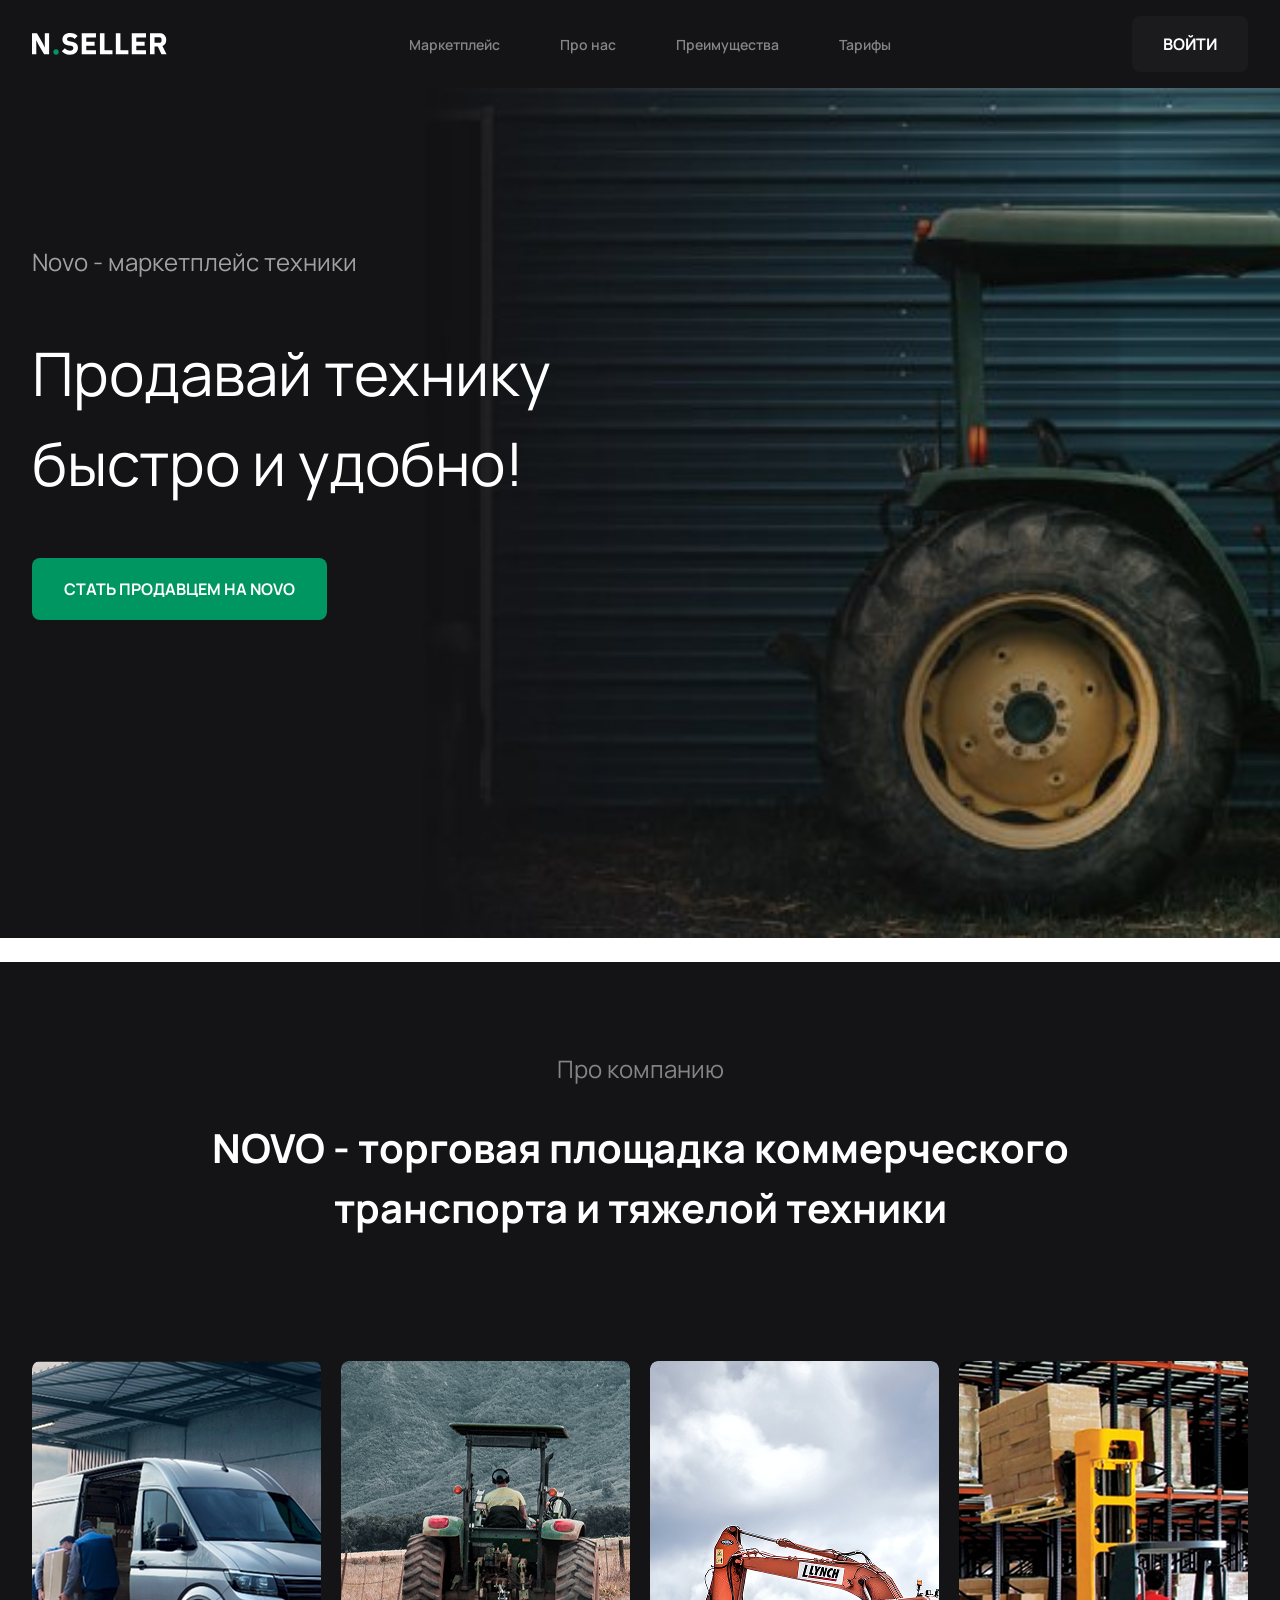
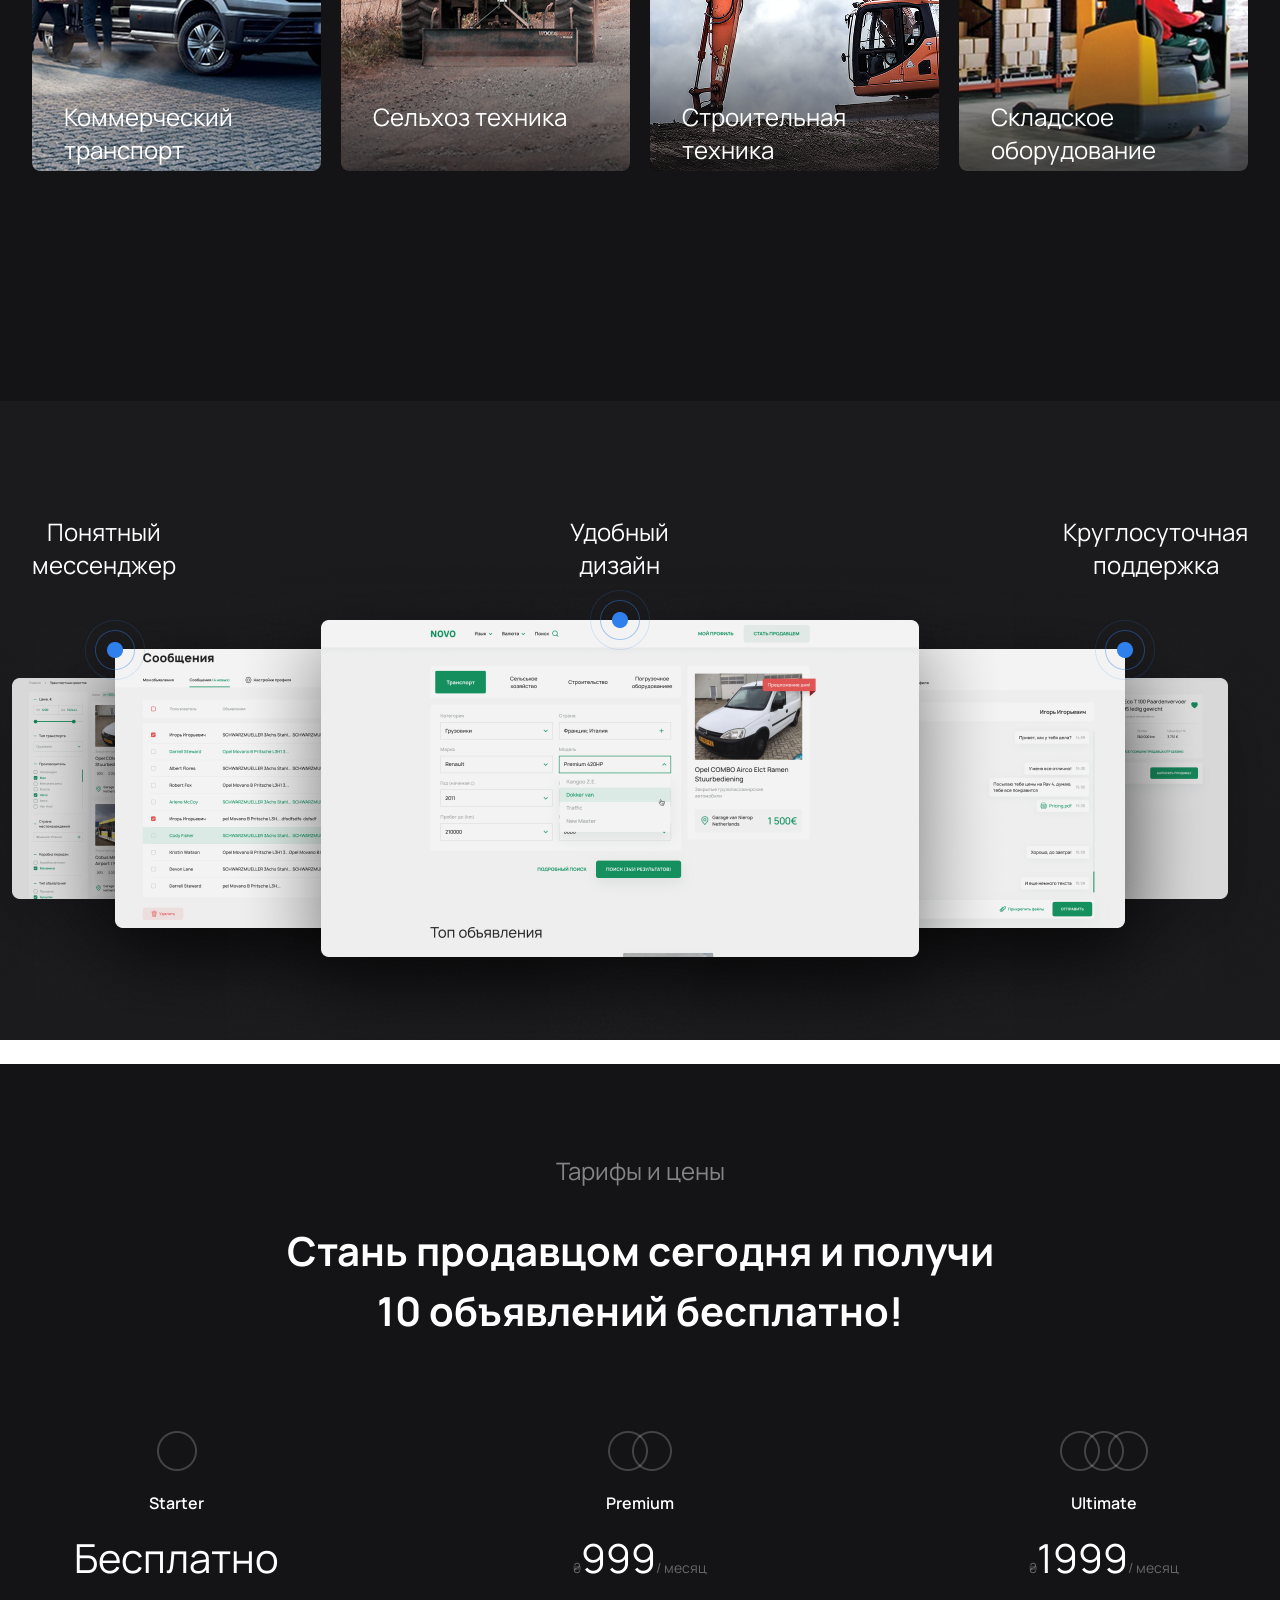
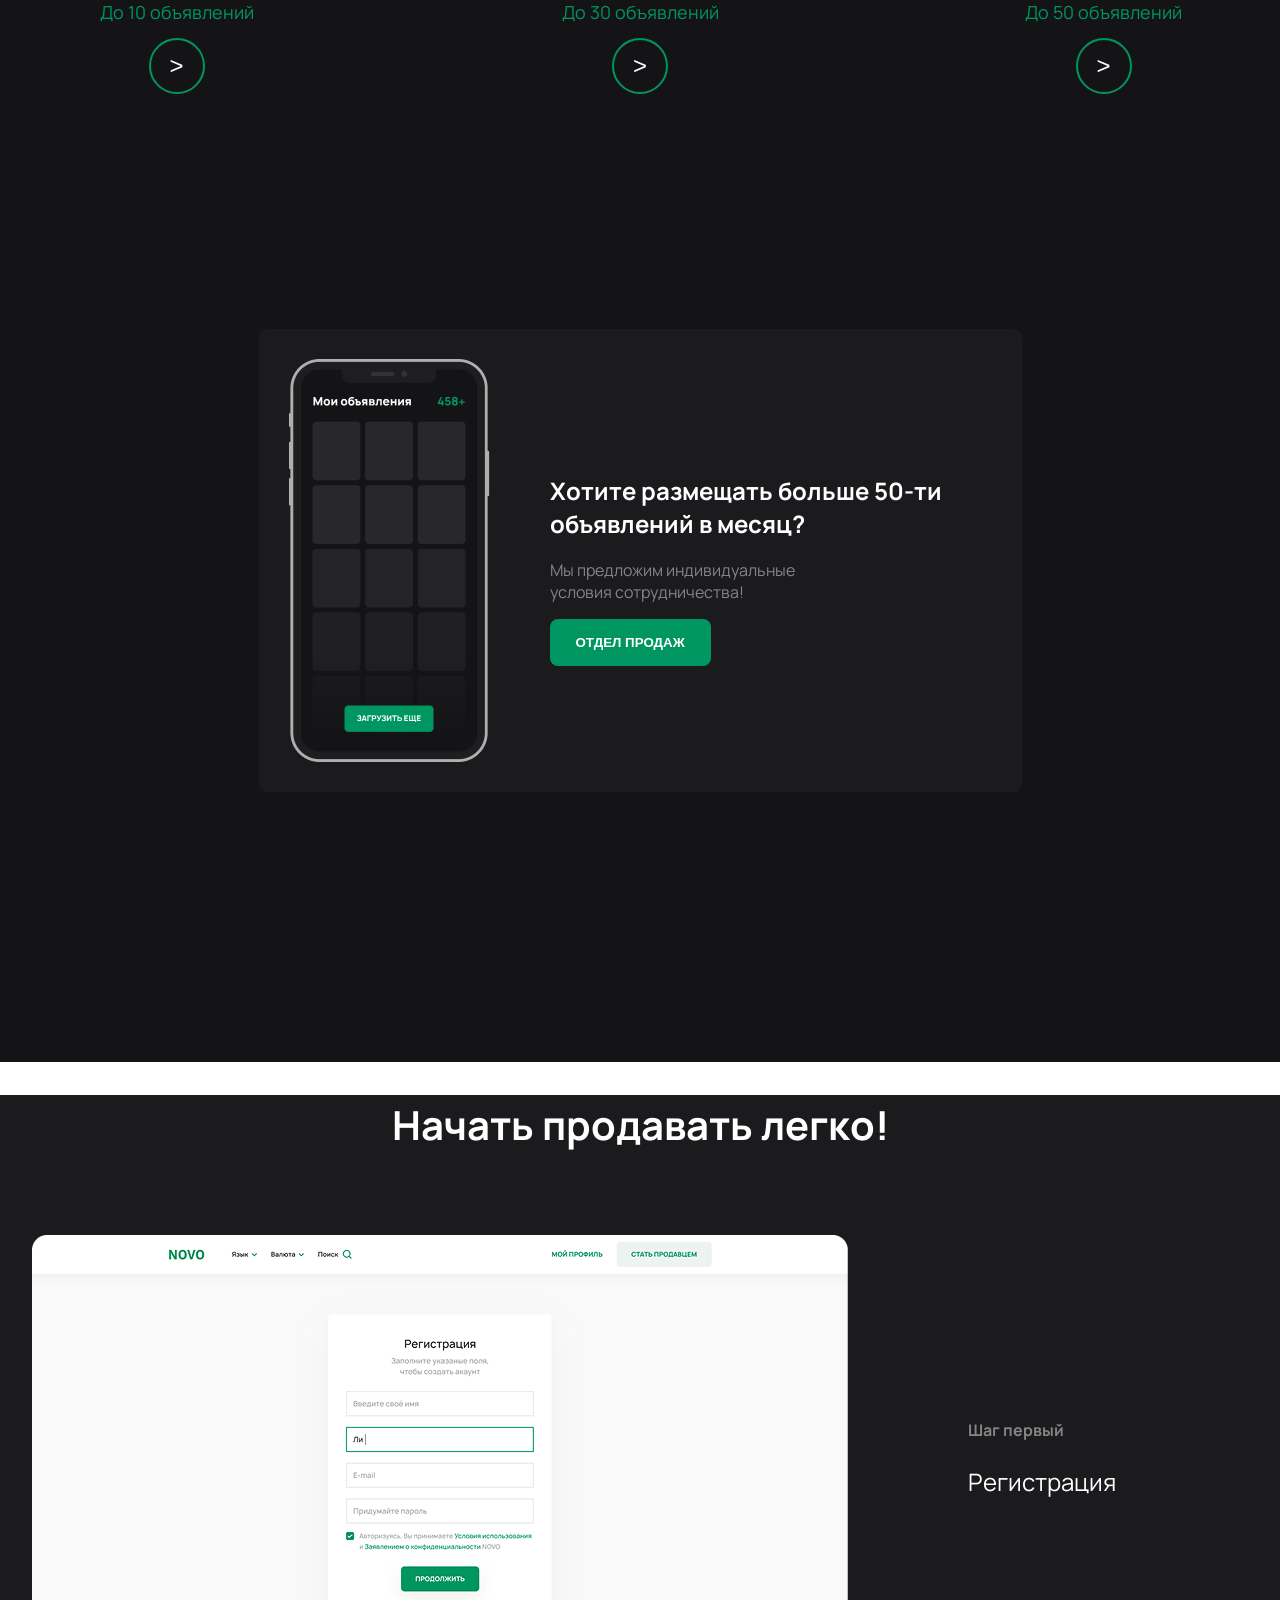
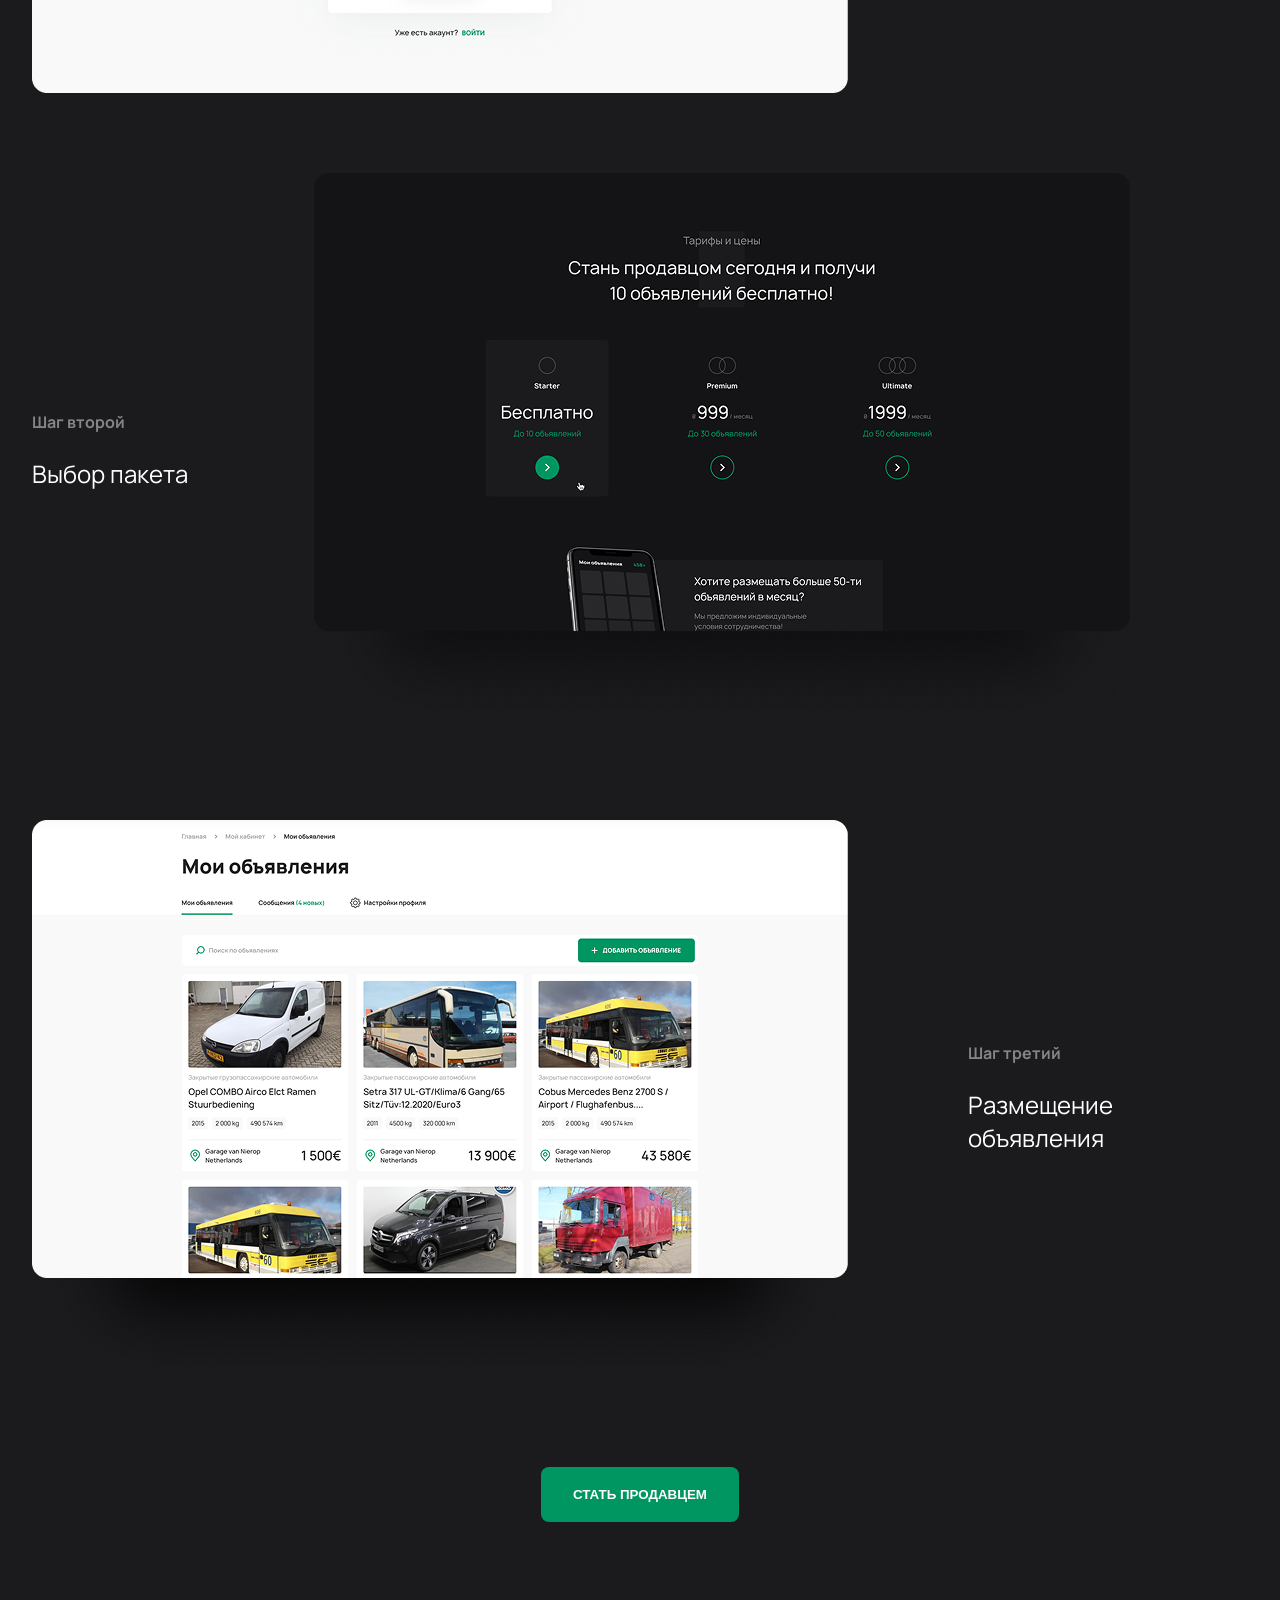
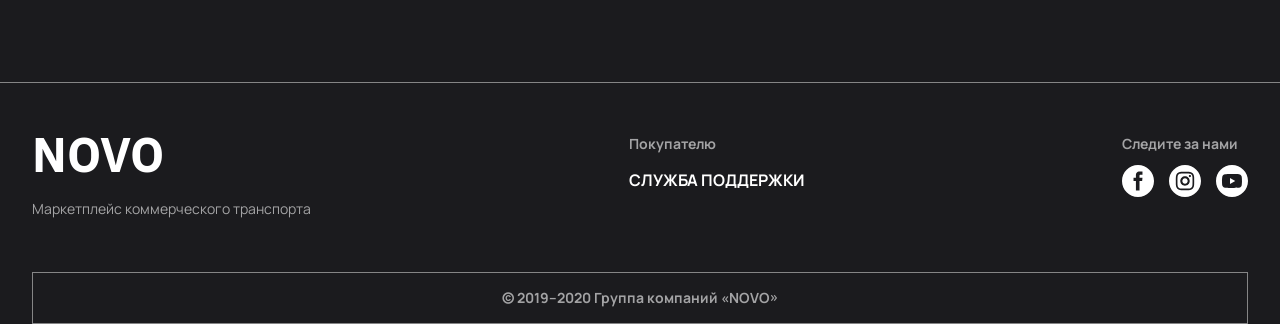
<file: index.html>
<!DOCTYPE html>
<html lang="ru">
<head>
    <meta charset="UTF-8">
    <meta name="viewport" content="width=device-width, initial-scale=1.0">
    <link href="https://fonts.googleapis.com/css2?family=IBM+Plex+Sans:wght@400;700&family=Manrope:wght@400;600;700;800&display=swap" rel="stylesheet">
    <link rel="stylesheet" href="/css/style.css">
    <title>Главная страница</title>
</head>
<body>
    <div class="cherniy-verh">
        <div class="ogranichitel">
            <header class="shapka">
                <img src="/img/logo-seller.svg" class="logo-img" alt="logo">
                <nav class="menu">
                    <a href="#easy-sale" class="link-menu">Маркетплейс</a>
                    <a href="#about" class="link-menu">Про нас</a>
                    <a href="#facts" class="link-menu">Преимущества</a>
                    <a href="#costs" class="link-menu">Тарифы</a>
                </nav>
                <a href="/log-in.html" class="vhod-btn" style="text-decoration: none; display: inline-flex; align-items: center; justify-content: center;">Войти</a>
            </header>
        </div>
    </div>

    <section class="perviy-ekran">
        <div class="ogranichitel">
            <div class="promo-text">
                <span class="podpis">Novo - маркетплейс техники</span>
                <h2 class="zag-glavniy">Продавай технику<br> быстро и удобно! </h2>
                <a href="/registration.html" class="zelenaya-knopka" style="text-decoration: none; display: inline-flex; align-items: center; justify-content: center;">стать продавцем на Novo</a>
            </div>
        </div>
    </section>

    <section class="o-nas" id="about">
        <div class="ogranichitel">
            <p class="malenkiy-zag">Про компанию</p>
            <h2 class="sredniy-zag">NOVO - торговая площадка коммерческого<br> транспорта и тяжелой техники</h2>
            <div class="karty-box">
                <div class="karta-1">
                    <p class="karta-txt">Коммерческий транспорт</p>
                </div>
                <div class="karta-2">
                    <p class="karta-txt">Сельхоз техника</p>
                </div>
                <div class="karta-3">
                    <p class="karta-txt">Строительная техника</p>
                </div>
                <div class="karta-4">
                    <p class="karta-txt">Складское оборудование</p>
                </div>
            </div>
        </div>
    </section>

    <section class="interesnoe" id="facts">
        <div class="ogranichitel">
            <h2 style="display:none">Наши преимущества</h2>
            <div class="spisok-faktov">
                <p class="fakt-item">Понятный<br> мессенджер</p>
                <p class="fakt-item">Удобный<br> дизайн</p>
                <p class="fakt-item">Круглосуточная<br> поддержка</p>
            </div>
            <img src="/img/facts-img.png" class="kartinka-fakt" alt="Преимущества платформы">
        </div>
    </section>

    <section class="tarifi" id="costs">
        <div class="ogranichitel">
            <p class="malenkiy-zag">Тарифы и цены</p>
            <h2 class="sredniy-zag">Стань продавцом сегодня и получи<br> 10 объявлений бесплатно!</h2>
            <div class="setka-tarifov">
                <div class="tarif-card">
                    <div class="vnutri-card">
                        <img src="/img/circles-1.png" alt="Тариф Starter">
                        <p class="name-tarif">Starter</p>
                        <span class="cena">Бесплатно</span>
                        <h2 class="opis-tarif">До 10 объявлений</h2>
                        <button class="kruglaya-knopka"><span>&gt;</span></button>
                    </div>
                </div>
                <div class="tarif-card">
                    <div class="vnutri-card">
                        <img src="/img/circles-2.png" alt="Тариф Premium">
                        <p class="name-tarif">Premium</p>
                        <span class="valuta">₴</span><span class="cena">999</span><span class="valuta">/ месяц</span>
                        <h2 class="opis-tarif">До 30 объявлений</h2>
                        <button class="kruglaya-knopka"><span>&gt;</span></button>
                    </div>
                </div>
                <div class="tarif-card">
                    <div class="vnutri-card">
                        <img src="/img/circles-3.png" alt="Тариф Ultimate">
                        <p class="name-tarif">Ultimate</p>
                        <span class="valuta">₴</span><span class="cena">1999</span><span class="valuta">/ месяц</span>
                        <h2 class="opis-tarif">До 50 объявлений</h2>
                        <button class="kruglaya-knopka"><span>&gt;</span></button>
                    </div>
                </div>
            </div>

            <div class="nuzhna-pomosh">
                <div class="zvonok-block">
                    <img src="/img/phone.png" class="trubka" alt="Связаться с нами">
                    <div class="tekst-zvonka">
                        <h2 class="vopros">Хотите размещать больше 50-ти<br> объявлений в месяц? </h2>
                        <p class="otvet">Мы предложим индивидуальные<br> условия сотрудничества!</p>
                        <button class="knopka-otdel">
                            <span>отдел продаж</span>
                        </button>
                    </div>
                </div>
            </div>

            <div class="modal-fon hidden">
                <div class="okno-modal">
                    <img src="/img/close-btn.svg" class="krestik" alt="закрыть">
                    <h2 class="zag-modal">Мы свяжемся с вами<br> в ближайшее время</h2>
                    <p class="tekst-modal">Впишите свои данные и мы перезвоним вам</p>
                    <div class="polya-vvoda">
                        <input type="text" class="input-style" placeholder="Ваше имя"><br>
                        <input type="email" class="input-style" placeholder="E-mail адрес">
                        <input type="tel" class="input-style" placeholder="Номер телефона">
                    </div>
                    <a href="/index.html" class="otpravit-btn" style="text-decoration: none; display: inline-flex; align-items: center; justify-content: center;">Перезвоните мне!</a>
                </div>
            </div>
        </div>
    </section>

    <section class="shagi-prodazh" id="easy-sale">
        <div class="ogranichitel">
            <h2 class="sredniy-zag">Начать продавать легко!</h2>
            <div class="shag-blok-1">
                <img src="/img/easy-sale-img-1.png" class="shag-img" alt="Регистрация">
                <div class="shag-tekst">
                    <h2 class="shag-nomer">Шаг первый</h2>
                    <p class="shag-nazv">Регистрация</p>
                </div>
            </div>
            <div class="shag-blok-2">
                <div class="shag-tekst">
                    <h2 class="shag-nomer">Шаг второй</h2>
                    <p class="shag-nazv">Выбор пакета</p>
                </div>
                <img src="/img/easy-sale-img-2.png" class="shag-img" alt="Выбор пакета">
            </div>
            <div class="shag-blok-3">
                <img src="/img/easy-sale-img-3.png" class="shag-img" alt="Размещение объявления">
                <div class="shag-tekst">
                    <h2 class="shag-nomer">Шаг третий</h2>
                    <p class="shag-nazv">Размещение объявления</p>
                </div>
            </div>
            <div class="niz-knopka-box">
                <button class="zelenaya-knopka big">
                    <span>стать продавцем</span>
                </button>
            </div>
        </div>
    </section>

    <footer class="podval">
        <div class="liniya"></div>
        <div class="ogranichitel">
            <div class="f-kontent">
                <div class="f-info">
                    <h2 class="f-logo">NOVO</h2>
                    <p class="f-p">Маркетплейс коммерческого транспорта</p>
                </div>
                <div class="f-info">
                    <h2 class="f-zag">Покупателю</h2>
                    <p class="f-link">Служба поддержки</p>
                </div>
                <div class="f-info">
                    <h2 class="f-zag">Следите за нами</h2>
                    <div class="soc-seti">
                        <img src="/img/facebook-logo-button.svg" alt="Мы в Facebook">
                        <img src="/img/instagram-1.svg" alt="Мы в Instagram">
                        <img src="/img/youtube.svg" alt="Мы в Youtube">
                    </div>
                </div>
            </div>
            <div class="f-mini">
                <h2 class="copy">© 2019–2020 Группа компаний «NOVO»</h2>
            </div>
        </div>
    </footer>
    <script src="/js/main.js"></script>
</body>
</html>
</file>
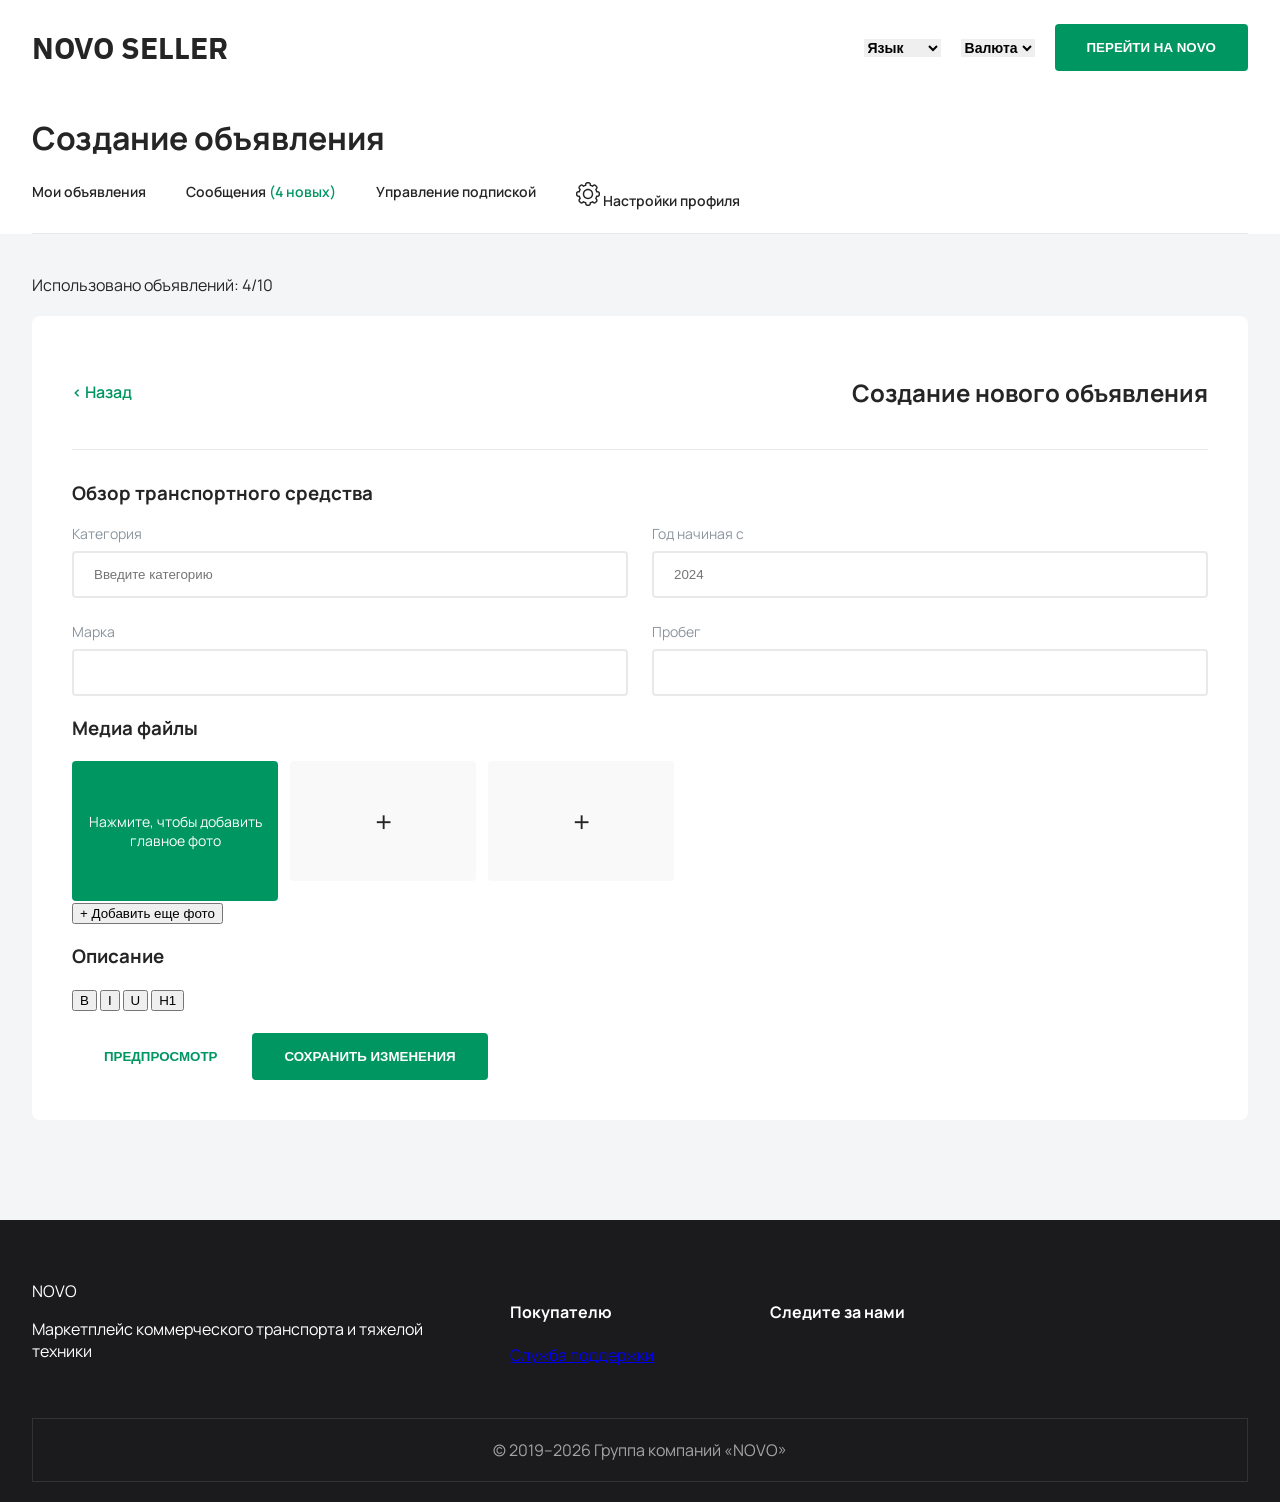
<file: announcement.html>
<!DOCTYPE html>
<html lang="ru">
<head>
    <meta charset="UTF-8">
    <meta name="viewport" content="width=device-width, initial-scale=1.0">
    <link rel="preconnect" href="https://fonts.googleapis.com">
    <link rel="preconnect" href="https://fonts.gstatic.com" crossorigin>
    <link href="https://fonts.googleapis.com/css2?family=IBM+Plex+Sans:wght@400;600;700&family=Manrope:wght@400;500;600;700&display=swap" rel="stylesheet">
    <link rel="stylesheet" href="/css/announcement.css">
    <title>Создание объявления | NOVO</title>
</head>
<body class="page-body">

    <div class="container">
        <header class="main-header">
            <div class="main-header__logo">NOVO SELLER</div>
            
            <div class="main-header__controls">
                <select name="language" class="ui-select">
                    <option value="" disabled selected>Язык</option>
                    <option value="russian">Русский</option>
                    <option value="english">English</option>
                </select>

                <select name="currency" class="ui-select">
                    <option value="" disabled selected>Валюта</option>
                    <option value="rub">RUB ₽</option>
                    <option value="gbp">GBP £</option>
                </select>

                <button class="btn btn--primary">Перейти на NOVO</button>
            </div>
        </header>

        <h1 class="page-title">Создание объявления</h1>

        <nav class="main-nav">
            <a href="/myprof.html" class="main-nav__item">Мои объявления</a>
            <a href="#" class="main-nav__item">
                Сообщения <span class="main-nav__badge">(4 новых)</span>
            </a>
            <a href="/subscription.html" class="main-nav__item">Управление подпиской</a>
            <a href="/settings.html" class="main-nav__item main-nav__item--settings">
                <img src="/img/settings-1.svg" alt="icon"> Настройки профиля
            </a>
        </nav>
    </div>

    <main class="content-area">
        <div class="container">
            <div class="stats-row">
                <span class="stats-row__text">Использовано объявлений:</span>
                <span class="stats-row__count">4/10</span>
            </div>

            <div class="ad-card">
                <div class="ad-card__top">
                    <a href="javascript:history.back()" class="ad-card__back-link">&lt; Назад</a>
                    <h2 class="ad-card__subtitle">Создание нового объявления</h2>
                </div>

                <div class="ad-card__form">
                    <section class="form-section">
                        <h3 class="form-section__title">Обзор транспортного средства</h3>
                        
                        <div class="form-grid">
                            <div class="form-group">
                                <label class="form-group__label">Категория</label>
                                <input type="text" class="form-group__input" placeholder="Введите категорию">
                            </div>
                            <div class="form-group">
                                <label class="form-group__label">Год начиная с</label>
                                <input type="number" class="form-group__input" placeholder="2024">
                            </div>
                            <div class="form-group">
                                <label class="form-group__label">Марка</label>
                                <input type="text" class="form-group__input">
                            </div>
                            <div class="form-group">
                                <label class="form-group__label">Пробег</label>
                                <input type="text" class="form-group__input">
                            </div>
                            </div>
                    </section>

                    <section class="form-section">
                        <h3 class="form-section__title">Медиа файлы</h3>
                        <div class="photo-uploader">
                            <div class="photo-uploader__grid">
                                <label class="photo-label photo-label--main">
                                    <input type="file" accept="image/*" class="photo-input">
                                    <span class="photo-label__text">Нажмите, чтобы добавить главное фото</span>
                                </label>
                                <label class="photo-label photo-label--slot">
                                    <input type="file" accept="image/*" class="photo-input">
                                    <span class="photo-label__icon">+</span>
                                </label>
                                <label class="photo-label photo-label--slot">
                                    <input type="file" accept="image/*" class="photo-input">
                                    <span class="photo-label__icon">+</span>
                                </label>
                            </div>
                        </div>
                            <button type="button" class="btn-add-more">+ Добавить еще фото</button>
                        </section>

                        <section class="form-section">
                            <h3 class="form-section__title">Описание</h3>
                            <div class="editor">
                                <div class="editor__toolbar">
                                    <button type="button" onclick="execAction('bold')">B</button>
                                    <button type="button" onclick="execAction('italic')">I</button>
                                    <button type="button" onclick="execAction('underline')">U</button>
                                    <button type="button" onclick="execAction('formatBlock', 'H1')">H1</button>
                                </div>
                                <div id="editor" class="editor__field" contenteditable="true"></div>
                            </div>
                        </section>

                        <div class="form-footer">
                            <button class="btn btn--outline">Предпросмотр</button>
                            <button class="btn btn--primary" onclick="saveData()">Сохранить изменения</button>
                        </div>
                    </div>
                </div>
            </div>
    </main>

    <footer class="main-footer">
        <div class="container">
            <div class="main-footer__grid">
                <div class="main-footer__info">
                    <div class="main-footer__logo">NOVO</div>
                    <p class="main-footer__desc">Маркетплейс коммерческого транспорта и тяжелой техники</p>
                </div>
                <div class="main-footer__col">
                    <h4 class="main-footer__caption">Покупателю</h4>
                    <a href="#" class="main-footer__link">Служба поддержки</a>
                </div>
                <div class="main-footer__col">
                    <h4 class="main-footer__caption">Следите за нами</h4>
                    <div class="main-footer__socials">
                        </div>
                </div>
            </div>
            <div class="main-footer__bottom">
                © 2019–2026 Группа компаний «NOVO»
            </div>
        </div>
    </footer>

    <script src="/js/announcement.js"></script>
</body>
</html>
</file>
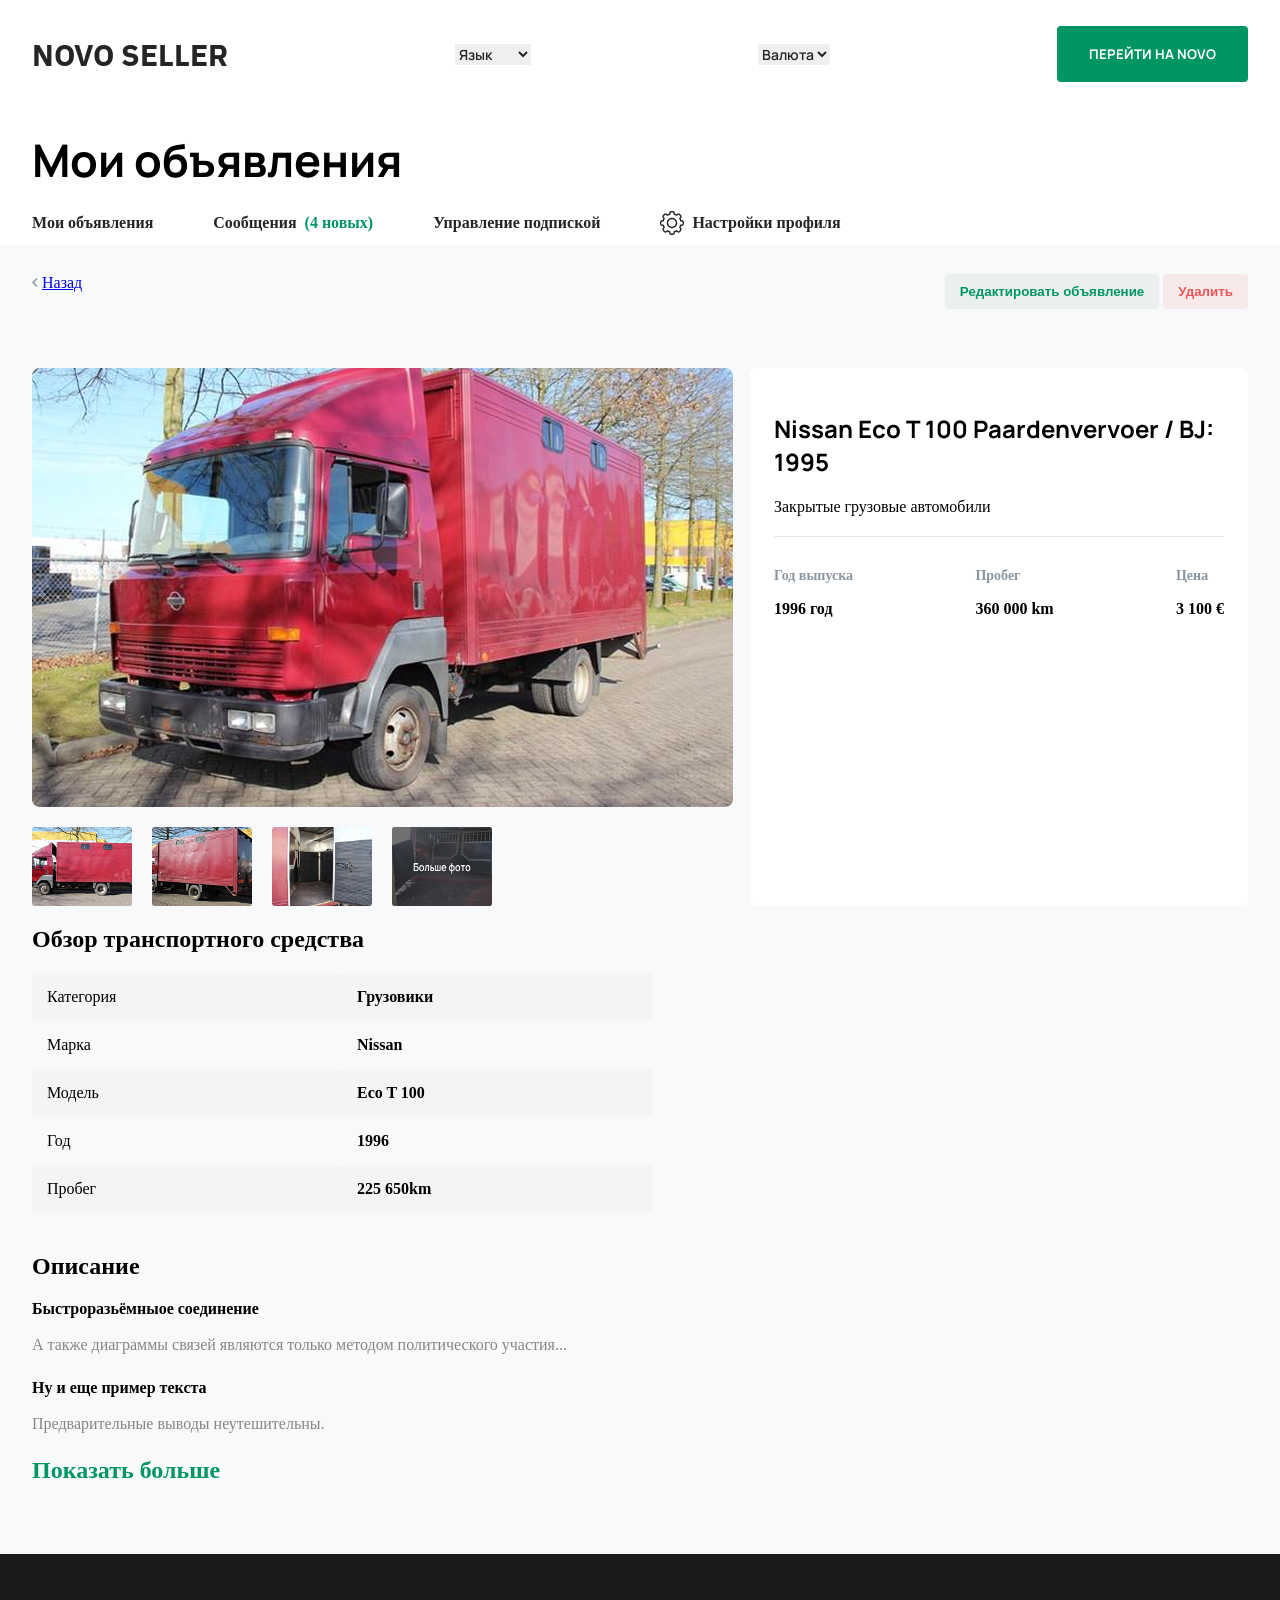
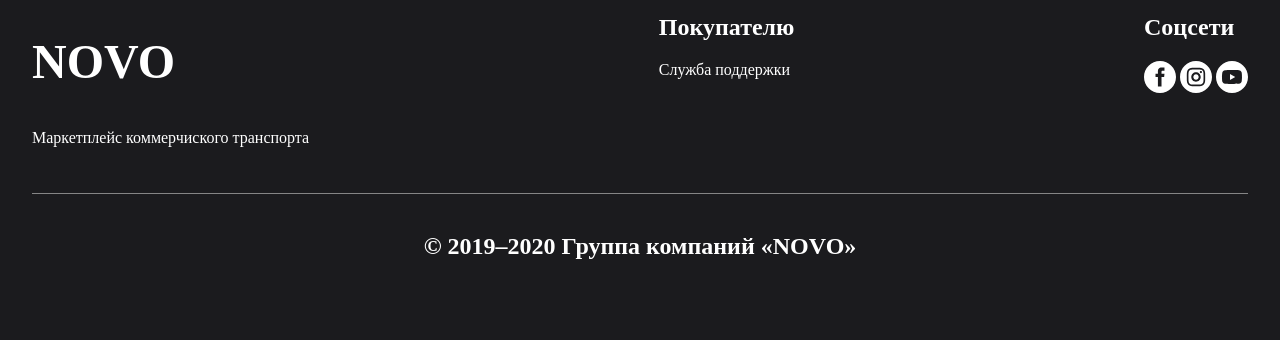
<file: fullc.html>
<!DOCTYPE html>
<html lang="ru">
<head>
    <meta charset="UTF-8">
    <meta name="viewport" content="width=device-width, initial-scale=1.0">
    <link href="https://fonts.googleapis.com/css2?family=IBM+Plex+Sans:wght@400;700&family=Manrope:wght@400;500;600;700&display=swap" rel="stylesheet">
    <link rel="stylesheet" href="/css/fullc.css">
    <title>Карточка товара</title>
</head>
<body>
    <div class="obolochka">
        <header class="shapka">
            <h2 class="logo-text">NOVO SELLER</h2>
            <select class="vybor-yazika">
                <option value="moscow">Язык</option>
                <option value="russian">Русский</option>
                <option value="english">English</option>
            </select>
            <select class="vybor-yazika">
                <option value="valuta">Валюта</option>
                <option value="rub">RUB ₽</option>
                <option value="gbp">GBP £</option>
            </select>
            <button class="top-knopka">
                <span class="btn-text-white">Перейти на NOVO</span>
            </button>
        </header>

        <h2 class="zagolovok-1">Мои объявления</h2>
        <nav class="verh-menu">
            <div class="punkt-menu"><a href="/myprof.html" class="link-black">Мои объявления</a></div>
            <div class="punkt-menu"><a href="#" class="link-black">Сообщения</a><span class="uvedomlenie">(4 новых)</span></div>
            <div class="punkt-menu"><a href="/subscription.html" class="link-black">Управление подпиской</a></div>
            <div class="punkt-menu">
                <img src="/img/settings-1.svg" class="icon-set" alt="set">
                <a href="/settings.html" class="link-black">Настройки профиля</a>
            </div>
        </nav>
    </div>

    <section class="seraya-zona">
        <div class="obolochka">
            <div class="knopki-upravleniya">
                <div class="back-link-box">
                    <img src="/img/check-img.svg" alt="v">
                    <a href="/myprof.html" class="text-grey"> Назад</a>
                </div>
                <div class="dve-knopki">
                    <button class="zelenaya-knopka">
                        <span>Редактировать объявление</span>
                    </button>
                    <button class="krasnaya-knopka">
                        <span>Удалить</span>
                    </button>
                </div>
            </div>

            <div class="okno-udaleniya skryto">
                <div class="popup-box">
                    <h2 class="vopros-text">Подвердите<br>удаление объявления</h2>
                    <div class="vibor-otveta">
                        <a href="/announcement.html" class="da-btn" style="text-decoration: none; display: inline-flex; align-items: center; justify-content: center;">Подтвердить</a>
                        
                        <button class="net-btn">
                            <span>Отмена</span>
                        </button>
                    </div>
                </div>
            </div>

            <div class="kartochka-mashini">
                <div class="foto-block">
                    <img src="/img/full-card-img-1.png" class="big-pic" alt="mashina">
                    <div class="mini-foto-list">
                        <img src="/img/full-card-img-2.png" class="pic-small" alt="img1">
                        <img src="/img/full-card-img-3.png" class="pic-small" alt="img2">
                        <img src="/img/full-card-img-4.png" class="pic-small" alt="img3">
                        <img src="/img/full-card-img-5.png" class="pic-small" alt="img4">
                    </div>
                </div>
                <div class="praviy-info-block">
                    <h2 class="car-nazvanie">Nissan Eco T 100 Paardenvervoer / BJ: 1995</h2>
                    <p class="pod-zagolovok">Закрытые грузовые автомобили</p>
                    <div class="razdelitel"></div>
                    <div class="tri-kolonki">
                        <div class="info-stolbik">
                            <h2 class="maly-tekst-grey">Год выпуска</h2>
                            <p class="bold-text">1996 год</p>
                        </div>
                        <div class="info-stolbik">
                            <h2 class="maly-tekst-grey">Пробег</h2>
                            <p class="bold-text">360 000 km</p>
                        </div>
                        <div class="info-stolbik">
                            <h2 class="maly-tekst-grey">Цена</h2>
                            <p class="bold-text">3 100 €</p>
                        </div>
                    </div>
                </div>
            </div>

            <h2 class="zagolovok-2">Обзор транспортного средства</h2>
            <div class="tablica">
                <div class="stolbik-leviy">
                    <div class="yacheyka-grey"><span>Категория</span></div>
                    <div class="yacheyka-white"><span>Марка</span></div>
                    <div class="yacheyka-grey"><span>Модель</span></div>
                    <div class="yacheyka-white"><span>Год</span></div>
                    <div class="yacheyka-grey"><span>Пробег</span></div>
                </div>
                <div class="stolbik-praviy">
                    <div class="yacheyka-grey"><b>Грузовики</b></div>
                    <div class="yacheyka-white"><b>Nissan</b></div>
                    <div class="yacheyka-grey"><b>Eco T 100</b></div>
                    <div class="yacheyka-white"><b>1996</b></div>
                    <div class="yacheyka-grey"><b>225 650km</b></div>
                </div>
            </div>

            <div class="opisanie-block">
                <h2 class="big-title">Описание</h2>
                <h2 class="small-title">Быстроразьёмныое соединение</h2>
                <span class="main-text">А также диаграммы связей являются только методом политического участия...</span>
                <h2 class="small-title">Ну и еще пример текста</h2>
                <span class="main-text">Предварительные выводы неутешительны.</span>
                <h2 class="knopka-more">Показать больше</h2>
            </div>
        </div>
    </section>

    <footer class="niz-sayta">
        <div class="liniya-footer"></div>
        <div class="obolochka">
            <div class="footer-grid">
                <div class="f-item">
                    <h2 class="f-logo">NOVO</h2>
                    <p class="f-p">Маркетплейс коммерчиского транспорта</p>
                </div>
                <div class="f-item">
                    <h2 class="f-title">Покупателю</h2>
                    <p class="f-link">Служба поддержки</p>
                </div>
                <div class="f-item">
                    <h2 class="f-title">Соцсети</h2>
                    <div class="soc-icons">
                        <img src="/img/facebook-logo-button.svg" class="icon-f" alt="hreffacebook">
                        <img src="/img/instagram-1.svg" class="icon-f"  alt="hrefinst">
                        <img src="/img/youtube.svg" class="icon-f"  alt="hrefyoutube">
                    </div>
                </div>
            </div>
            <div class="posledniy-block">
                <h2 class="copy-text">© 2019–2020 Группа компаний «NOVO»</h2>
            </div>
        </div>
    </footer>
    <script src="/js/full-card.js"></script>
</body>
</html>
</file>
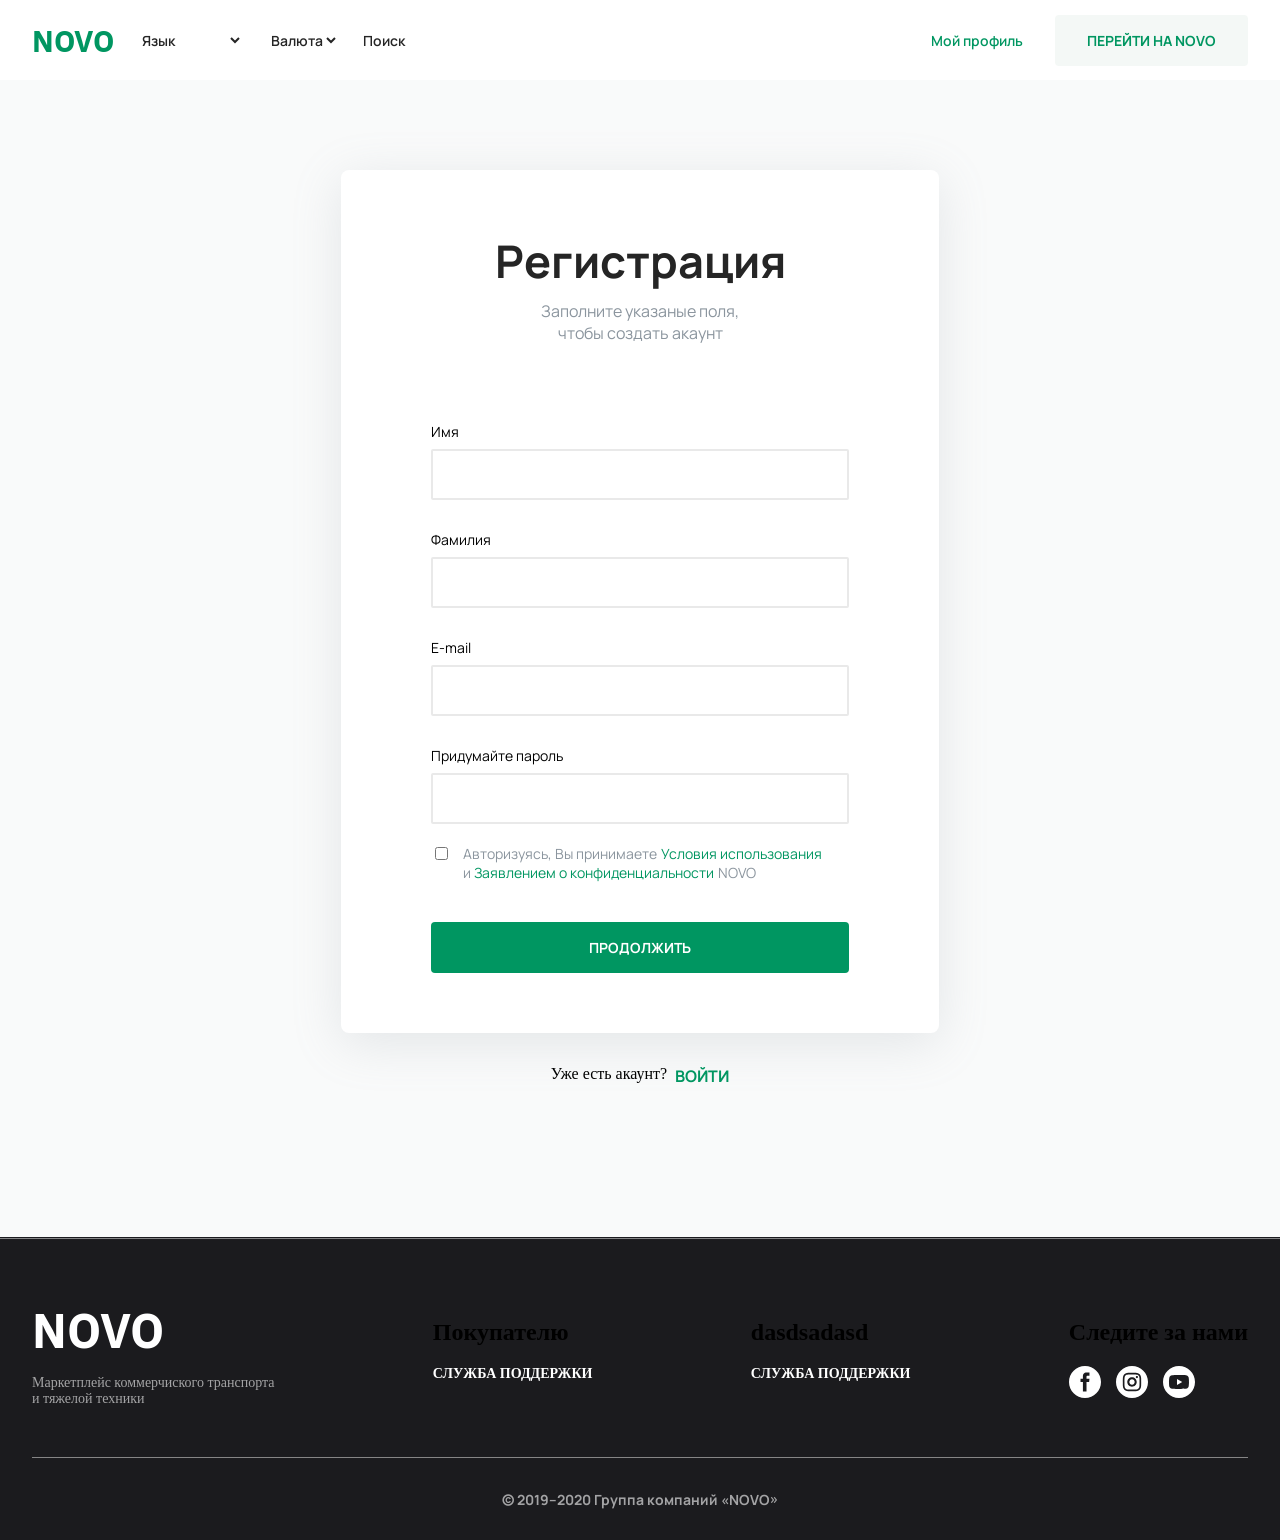
<file: registration-user.html>
<!DOCTYPE html>
<html lang="ru">
<head>
    <meta charset="UTF-8">
    <meta name="viewport" content="width=device-width, initial-scale=1.0">
    <link href="https://fonts.googleapis.com/css2?family=Manrope:wght@200..800&family=IBM+Plex+Sans:wght@400;700&display=swap" rel="stylesheet">
    <link rel="stylesheet" href="/css/registration-user.css">
    <title>Registration user</title>
</head>
<body>
    <div class="container">
        <header class="header">
            <div class="header-first">
                <h2 class="header-h2">NOVO</h2>
                <select name="Язык" class="language"> <option value="moscow" class="language-txt">Язык</option>
                    <option value="russian">Русский</option>
                    <option value="english">English</option>
                    <option value="ukranian">Український</option>
                </select>
                <select name="Валюта" class="language"> <option value="moscow" class="language-txt">Валюта</option>
                    <option value="russian">RUB ₽</option>
                    <option value="english">GBP £</option>
                    <option value="ukranian">ISO ₴</option>
                </select>
                <a class="header-txt" href="#">Поиск</a>
            </div>
            <div class="header-btns">
                <div class="profile-menu">
                    <span class="header-btn">Мой профиль</span>
                    <div class="menu-content">
                        <a href="/favorites" class="menu-content-a">Избранное</a>
                        <a href="/messages" class="menu-content-a">Сообщения <span class="menu-content-a-green">(4 новых)</span></a>
                        <a href="/settings" class="menu-content-a">Настройки профиля</a>
                    </div>
                </div>
                <a href="/index.html" class="header-btn-2">Перейти на NOVO</a>
            </div>
        </header>
    </div>
    <section class="main">
        <div class="container">
            <div class="full-form">
                <form class="form">
                    <h2 class="form-title">Регистрация</h2>
                    <p class="form-title-mini">Заполните указаные поля,<br>чтобы создать акаунт</p>
                    <div class="form-contents">
                        <div class="form-content">
                            <p class="form-content-p">Имя</p>
                            <input class="form-content-input" type="text">
                        </div>
                        <div class="form-content">
                            <p class="form-content-p">Фамилия</p>
                            <input class="form-content-input" type="text">
                        </div>
                        <div class="form-content">
                            <p class="form-content-p">E-mail</p>
                            <input class="form-content-input" type="email">
                        </div>
                        <div class="form-content">
                            <p class="form-content-p">Придумайте пароль</p>
                            <input class="form-content-input" type="password">
                        </div>
                    </div>
                    <div class="checkbox-class">
                        <input type="checkbox" class="checkbox-input" id="terms">
                        <label for="terms" class="checkbox-txts">
                            <span class="checkbox-txt">Авторизуясь, Вы принимаете</span>
                            <span class="checkbox-txt-2"> Условия использования</span><br>
                            <span class="checkbox-txt"> и</span><span class="checkbox-txt-2"> Заявлением о конфиденциальности</span>
                            <span class="checkbox-txt"> NOVO</span>
                        </label>
                    </div>
                    <button type="submit" class="form-btn">
                        <span class="form-btn-txt">Продолжить</span>
                    </button>
                </form>
            </div>
            <div class="registration-question">
                <span class="registration-question-span">Уже есть акаунт?</span>
                <a class="registration-question-a" href="/log-in.html">Войти</a>
            </div>
        </div>
    </section>
    <section class="footer">
        <div class="footer-line"></div>
        <div class="container">
            <div class="footer-content">
                <div class="footer-content-txt">
                    <h2 class="footer-content-h2">NOVO</h2>
                    <p class="footer-content-p">Маркетплейс коммерчиского транспорта<br> и тяжелой техники</p>
                </div>
                <div class="footer-content-txt">
                    <h2 class="footer-content-h2-2">Покупателю</h2>
                    <p class="footer-content-p-2">Служба поддержки</p>
                </div>
                <div class="footer-content-txt">
                    <h2 class="footer-content-h2-3">dasdsadasd</h2>
                    <p class="footer-content-p-2">Служба поддержки</p>
                </div>
                <div class="footer-content-txt">
                    <h2 class="footer-content-h2-2">Следите за нами</h2>
                    <div class="soc-seti-flex" style="display: flex; gap: 15px; align-items: center;">
                        <img src="/img/facebook-logo-button.svg" alt="facebook">
                        <img src="/img/instagram-1.svg" alt="instagram"> <img src="/img/youtube.svg" alt="youtube">
                    </div>
                </div>
            </div>
            <div class="footer-mini">
                <h2 class="footer-mini-h2">© 2019–2020 Группа компаний «NOVO»</h2>
            </div>
        </div>
    </section>
</body>
</html>
</file>
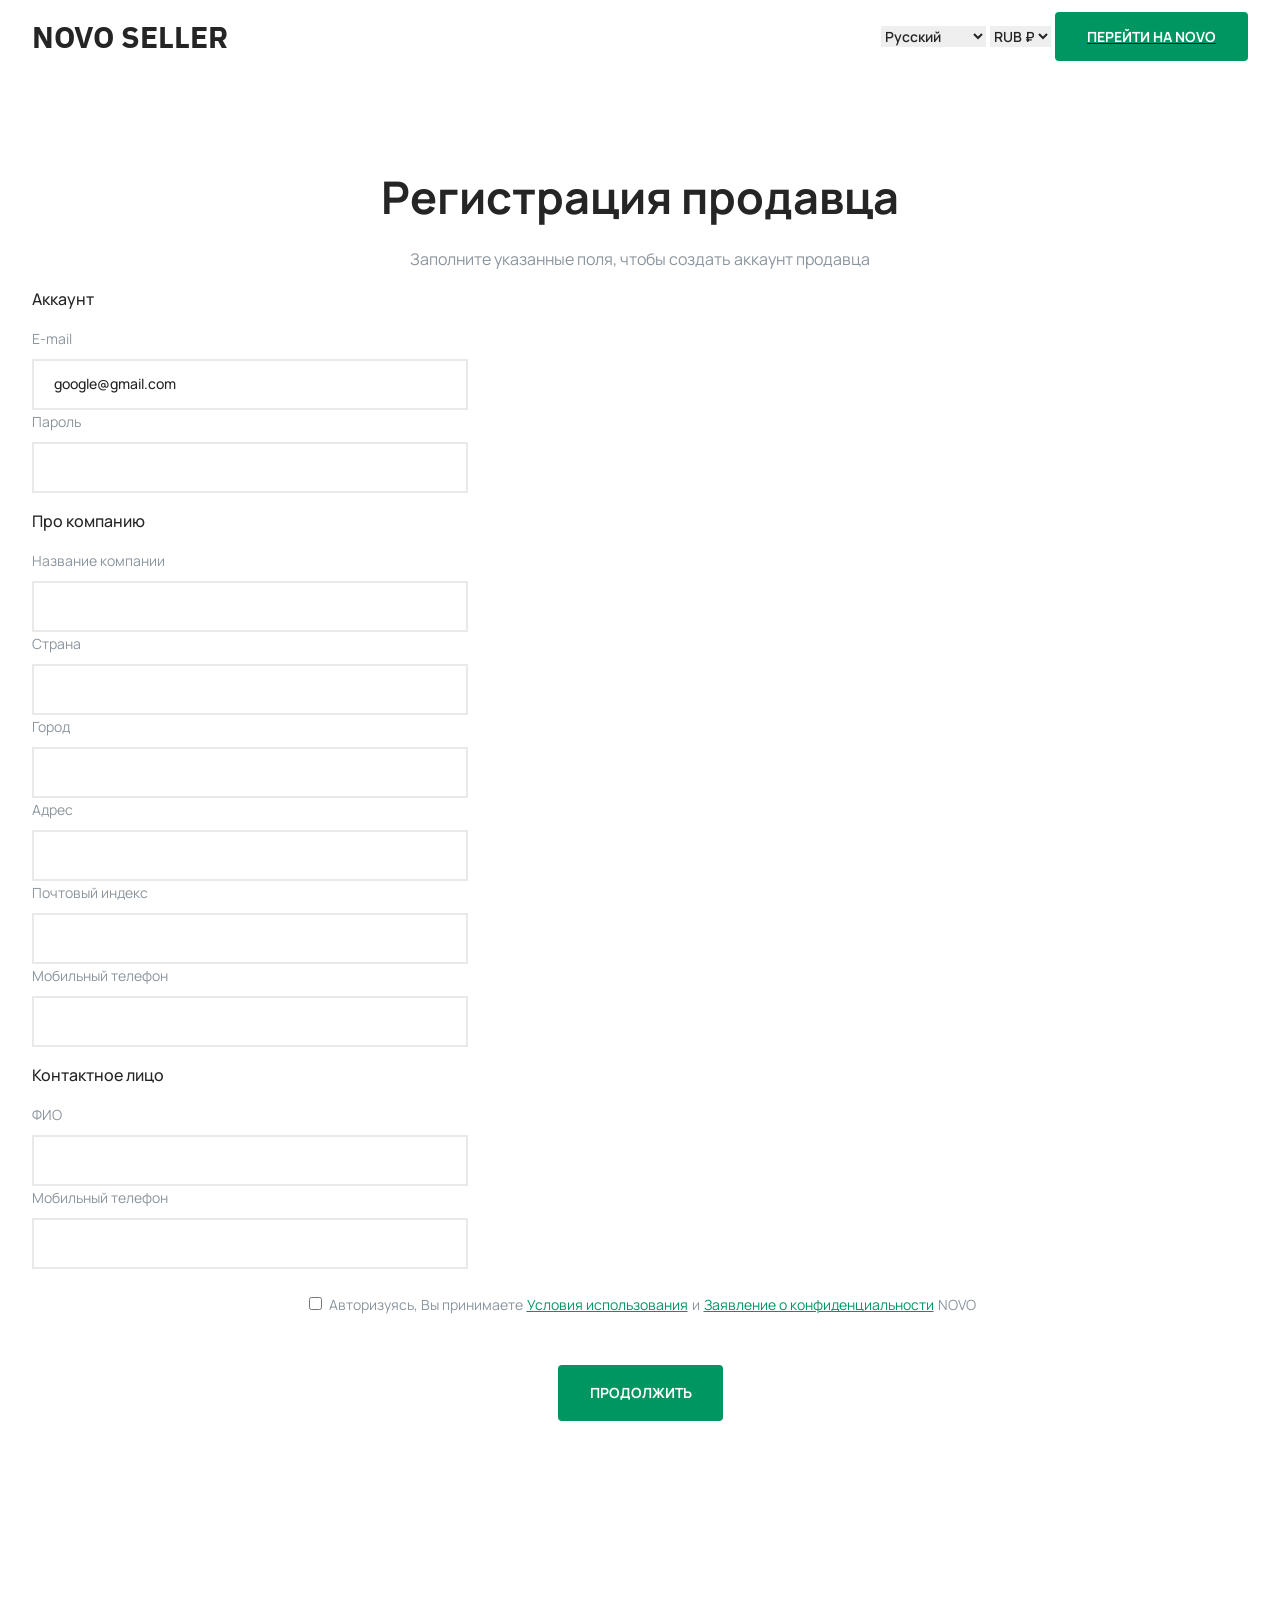
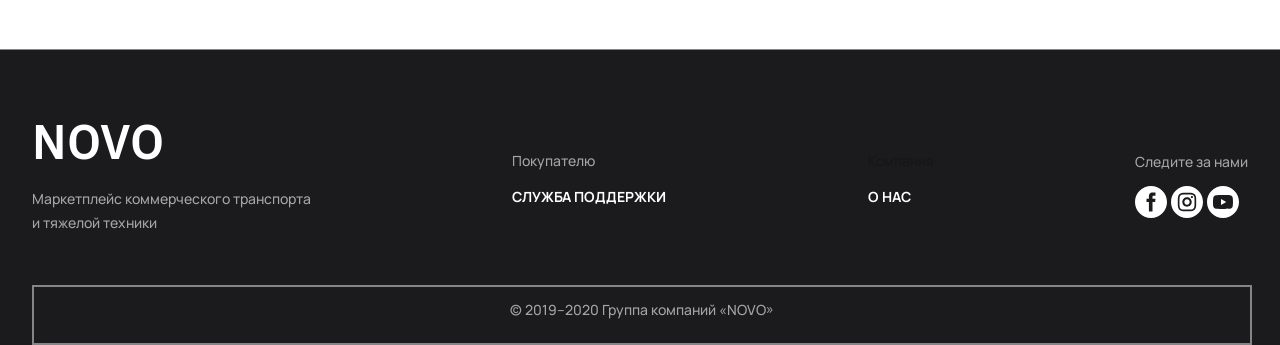
<file: registration.html>
<!DOCTYPE html>
<html lang="ru">
<head>
    <meta charset="UTF-8">
    <meta name="viewport" content="width=device-width, initial-scale=1.0">
    <link rel="preconnect" href="https://fonts.googleapis.com">
    <link rel="preconnect" href="https://fonts.gstatic.com" crossorigin>
    <link href="https://fonts.googleapis.com/css2?family=IBM+Plex+Sans:wght@400;700&family=Manrope:wght@200..800&display=swap" rel="stylesheet">
    <link rel="stylesheet" href="/css/registration.css">
    <title>Регистрация продавца | NOVO SELLER</title>
</head>
<body>
    <div class="container">
        <header class="header">
            <h2 class="header-h2">NOVO SELLER</h2>
            <div class="header-controls">
                <select name="Язык" class="language">
                    <option value="russian">Русский</option>
                    <option value="english">English</option>
                    <option value="ukranian">Український</option>
                </select>
                <select name="Валюта" class="language">
                    <option value="rub">RUB ₽</option>
                    <option value="gbp">GBP £</option>
                    <option value="iso">ISO ₴</option>
                </select>
                <a href="/index.html" class="header-btn">
                    <span class="header-btn-txt">Перейти на NOVO</span>
                </a>
            </div>
        </header>

        <section class="registration-form">
            <h2 class="registration-h2">Регистрация продавца</h2>
            <p class="registration-p">Заполните указанные поля, чтобы создать аккаунт продавца</p>
            
            <form action="#" method="POST">
                <div class="form-section">
                    <h3 class="form-h2">Аккаунт</h3>
                    <div class="form-row">
                        <div class="form-group">
                            <p class="input-txt">E-mail</p>
                            <input type="email" class="input-1" placeholder="google@gmail.com" required>
                        </div>
                        <div class="form-group">
                            <p class="input-txt">Пароль</p>
                            <input type="password" class="input-1" required>
                        </div>
                    </div>
                </div>

                <div class="form-section">
                    <h3 class="form-h2">Про компанию</h3>
                    <div class="form-row">
                        <div class="form-group">
                            <p class="input-txt">Название компании</p>
                            <input type="text" class="input-1">
                        </div>
                        <div class="form-group">
                            <p class="input-txt">Страна</p>
                            <input type="text" class="input-1">
                        </div>
                    </div>
                    <div class="form-row">
                        <div class="form-group">
                            <p class="input-txt">Город</p>
                            <input type="text" class="input-1">
                        </div>
                        <div class="form-group">
                            <p class="input-txt">Адрес</p>
                            <input type="text" class="input-1">
                        </div>
                    </div>
                    <div class="form-row">
                        <div class="form-group">
                            <p class="input-txt">Почтовый индекс</p>
                            <input type="text" class="input-1">
                        </div>
                        <div class="form-group">
                            <p class="input-txt">Мобильный телефон</p>
                            <input type="tel" class="input-1">
                        </div>
                    </div>
                </div>

                <div class="form-section">
                    <h3 class="form-h2">Контактное лицо</h3>
                    <div class="form-row">
                        <div class="form-group">
                            <p class="input-txt">ФИО</p>
                            <input type="text" class="input-1">
                        </div>
                        <div class="form-group">
                            <p class="input-txt">Мобильный телефон</p>
                            <input type="tel" class="input-1">
                        </div>
                    </div>
                </div>

                <div class="checkbox-all">
                    <input type="checkbox" id="terms" class="checkbox" required>
                    <label for="terms">
                        <span class="checkbox-txt-1">Авторизуясь, Вы принимаете</span>
                        <a href="#" class="checkbox-txt-2"> Условия использования</a>
                        <span class="checkbox-txt-1"> и</span>
                        <a href="#" class="checkbox-txt-2"> Заявление о конфиденциальности</a>
                        <span class="checkbox-txt-1"> NOVO</span>
                    </label>
                </div>

                <div class="btn-form-center">
                    <button type="submit" class="btn-form">
                        <span class="btn-form-txt">Продолжить</span>
                    </button>
                </div>
            </form>
        </section>
    </div>

    <footer class="footer">
        <div class="footer-line"></div>
        <div class="container">
            <div class="footer-content">
                <div class="footer-content-txt">
                    <h2 class="footer-content-h2">NOVO</h2>
                    <p class="footer-content-p">Маркетплейс коммерческого транспорта<br> и тяжелой техники</p>
                </div>
                <div class="footer-content-txt">
                    <h3 class="footer-content-h2-2">Покупателю</h3>
                    <p class="footer-content-p-2">Служба поддержки</p>
                </div>
                <div class="footer-content-txt">
                    <h3 class="footer-content-h2-3">Компания</h3>
                    <p class="footer-content-p-2">О нас</p>
                </div>
                <div class="footer-content-txt">
                    <h3 class="footer-content-h2-2">Следите за нами</h3>
                    <div class="social-icons">
                        <img src="/img/facebook-logo-button.svg" alt="Facebook">
                        <img src="/img/instagram-1.svg" alt="Instagram">
                        <img src="/img/youtube.svg" alt="YouTube">
                    </div>
                </div>
            </div>
            <div class="footer-mini">
                <h2 class="footer-mini-h2">© 2019–2020 Группа компаний «NOVO»</h2>
            </div>
        </div>
    </footer>
</body>
</html>
</file>
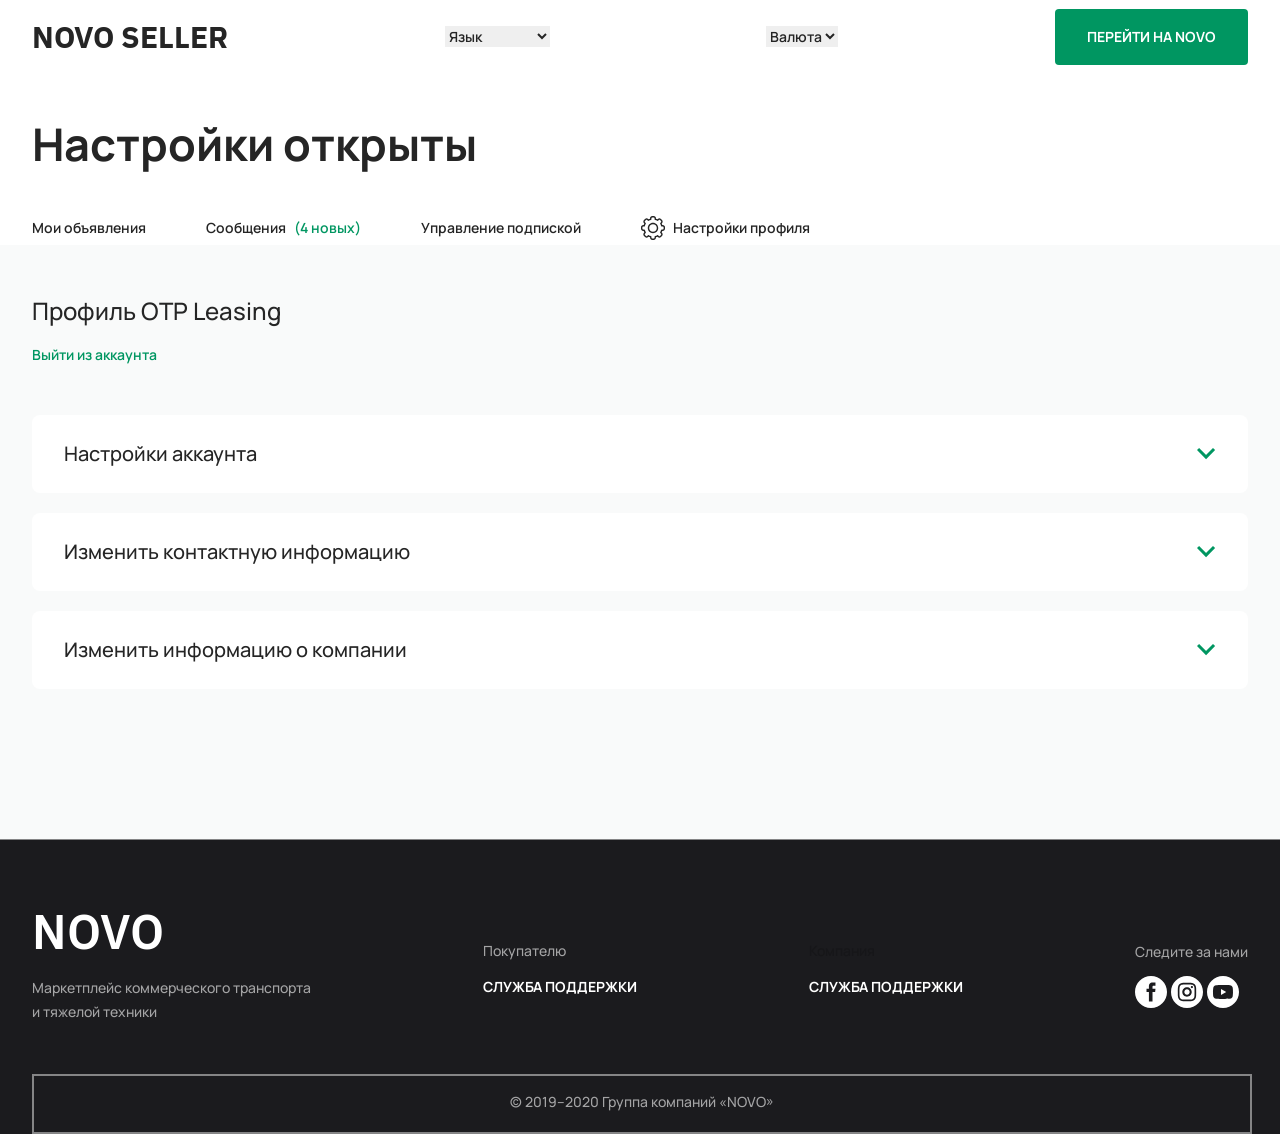
<file: seller-page.html>
<!DOCTYPE html>
<html lang="ru">
<head>
    <meta charset="UTF-8">
    <meta name="viewport" content="width=device-width, initial-scale=1.0">
    <link rel="preconnect" href="https://fonts.googleapis.com">
    <link rel="preconnect" href="https://fonts.gstatic.com" crossorigin>
    <link href="https://fonts.googleapis.com/css2?family=Commissioner:wght@100..900&family=IBM+Plex+Sans:ital,wght@0,100..700;1,100..700&family=Lato:ital,wght@0,100..900&family=Montserrat:ital,wght@0,100..900&family=Manrope:wght@200..800&display=swap" rel="stylesheet">
    <link rel="stylesheet" href="/css/settings.css">
    <title>Settings | NOVO SELLER</title>
</head>
<body>
    <div class="container">
        <header class="header">
            <h2 class="header-h2">NOVO SELLER</h2>
            <select id="language-select" name="Язык" class="language">
                <option value="moscow" class="language-txt">Язык</option>
                <option value="russian">Русский</option>
                <option value="english">English</option>
                <option value="ukranian">Український</option>
            </select>
            <select id="currency-select" name="Валюта" class="language">
                <option value="moscow" class="language-txt">Валюта</option>
                <option value="russian">RUB ₽</option>
                <option value="english">GBP £</option>
                <option value="ukranian">ISO ₴</option>
            </select>
            <button type="button" class="header-btn">
                <span class="header-btn-txt">Перейти на NOVO</span>
            </button>
        </header>

        <h2 class="ah-h2">Настройки открыты</h2>
        <nav class="nav">
            <div class="nav-block"><a href="/myprof.html" class="nav-txt">Мои объявления</a></div>
            <div class="nav-block"><a href="#" class="nav-txt">Сообщения</a><span class="nav-txt-2">(4 новых)</span></div>
            <div class="nav-block"><a href="/subscription.html" class="nav-txt">Управление подпиской</a></div>
            <div class="nav-block">
                <img src="/img/settings-1.svg" class="settings-1" alt="Иконка настроек">
                <a href="/settings.html" class="nav-txt">Настройки профиля</a>
            </div>
        </nav>
    </div>

    <div class="modal-card-overlay hidden">
        <div class="modal-card">
            <img src="/img/success-1.svg" class="success-1" alt="Успешно">
            <h2 class="modal-card-h2">Подтвердите смену пароля</h2>
            <p class="modal-card-p">На ваш новый E-mail адрес была отправлена<br> ссылка для подтверждения смены пароля</p>
            <button type="button" class="btn-back">
                <span class="btn-back-txt">Назад к настройкам</span>
            </button>
        </div>
    </div>

    <div class="modal-card-overlay-2 hidden">
        <div class="modal-card">
            <img src="/img/success-1.svg" class="success-1" alt="Успешно">
            <h2 class="modal-card-h2">Подтвердите ваш новый E-mail адрес</h2>
            <p class="modal-card-p">На ваш новый E-mail адрес была отправлена<br> ссылка для подтверждения смены почты</p>
            <button type="button" class="btn-back" id="btn-close">
                <span class="btn-back-txt">Назад к настройкам</span>
            </button>
        </div>
    </div>

    <section class="main">
        <div class="container">
            <h2 class="main-h2">Профиль OTP Leasing</h2>
            <p class="main-p">Выйти из аккаунта</p>

            <div class="accordions">
                <div class="accordion item-1">
                    <div class="accordion-content">
                        <p class="accordion-txt">Настройки аккаунта</p>
                        <img src="/img/accordion-img.svg" class="accordion-img" alt="Раскрыть">
                    </div>
                    <div class="accordion-toogle hidden">
                        <div class="accordion-content-line"></div>
                        <div class="accordion-toogle-content">
                             <h3 class="accordion-toogle-h2">Ваш E-mail адрес:</h3>
                             <p class="accordion-toogle-p">email@gmail.com</p>
                             <div class="accordion-toogle-inputs">
                                <div class="accordion-toogle-input">
                                    <span class="accordion-toogle-input-span">Изменить E-mail адрес</span>
                                    <h4 class="accordion-toogle-input-h2">Введите новый E-mail адрес</h4>
                                    <input type="email" class="accordion-toogle-input-class" placeholder="google@gmail.com">
                                    <div class="accordion-toogle-input-btn-all">
                                        <button type="button" class="accordion-toogle-input-btn">
                                            <span class="accordion-toogle-input-btn-txt">Сохранить</span>
                                        </button>
                                    </div>
                                </div>
                                <div class="accordion-toogle-input">
                                    <span class="accordion-toogle-input-span">Изменить пароль</span>
                                    <h4 class="accordion-toogle-input-h2">Введите новый пароль</h4>
                                    <input type="password" class="accordion-toogle-input-class">
                                    <div class="accordion-toogle-input-btn-all">
                                        <button type="button" class="accordion-toogle-input-btn">
                                            <span class="accordion-toogle-input-btn-txt">Сохранить</span>
                                        </button>
                                        <p class="accordion-toogle-input-txt">Забыли пароль?</p>
                                    </div>
                                </div>
                             </div>
                        </div>
                    </div>
                </div>

                <div class="accordion item-2">
                    <div class="accordion-content">
                        <p class="accordion-txt">Изменить контактную информацию</p>
                        <img src="/img/accordion-img.svg" class="accordion-img" alt="Раскрыть">
                    </div>
                    <div class="accordion-toogle hidden">
                        <div class="accordion-content-line"></div>
                        <div class="accordion-toogle-content">
                             <h3 class="accordion-2-toogle-h2">Тут вы можете поменять информацию про компанию,<br> которую видят ваши клиенты </h3>
                             <div class="accordion-toogle-inputs-2">
                                <div class="accordion-toogle-input">
                                    <h4 class="accordion-toogle-input-h2">Название компании</h4>
                                    <input type="text" class="accordion-toogle-input-class" placeholder="Тарас">
                                </div>
                                <div class="accordion-toogle-input">
                                    <h4 class="accordion-toogle-input-h2">Страна</h4>
                                    <input type="text" class="accordion-toogle-input-class">
                                </div>
                             </div>
                             <div class="accordion-toogle-inputs-2">
                                <div class="accordion-toogle-input">
                                    <h4 class="accordion-toogle-input-h2">Город</h4>
                                    <input type="text" class="accordion-toogle-input-class">
                                </div>
                                <div class="accordion-toogle-input">
                                    <h4 class="accordion-toogle-input-h2">Адрес</h4>
                                    <input type="text" class="accordion-toogle-input-class">
                                </div>
                             </div>
                             <div class="accordion-toogle-inputs-2">
                                <div class="accordion-toogle-input">
                                    <h4 class="accordion-toogle-input-h2">Почтовый индекс</h4>
                                    <input type="text" class="accordion-toogle-input-class">
                                </div>
                                <div class="accordion-toogle-input">
                                    <h4 class="accordion-toogle-input-h2">Мобильный телефон</h4>
                                    <input type="tel" class="accordion-toogle-input-class">
                                </div>
                             </div>
                             <div class="accordion-toogle-inputs-2">
                                <div class="accordion-toogle-input">
                                    <h4 class="accordion-toogle-input-h2">Веб-Сайт</h4>
                                    <input type="url" class="accordion-toogle-input-class">
                                </div>
                                <div class="accordion-toogle-input">
                                    <h4 class="accordion-toogle-input-h2">Время работы</h4>
                                    <input type="time" class="accordion-toogle-input-class">
                                </div>
                             </div>
                             <h4 class="accordion-toogle-input-span">Контактное лицо</h4>
                             <div class="accordion-toogle-inputs-2">
                                <div class="accordion-toogle-input">
                                    <h4 class="accordion-toogle-input-h2">Веб-Сайт</h4>
                                    <input type="text" class="accordion-toogle-input-class">
                                </div>
                                <div class="accordion-toogle-input">
                                    <h4 class="accordion-toogle-input-h2">Время работы</h4>
                                    <input type="tel" class="accordion-toogle-input-class">
                                </div>
                             </div>
                             <div class="accordion-toogle-input-btn-all">
                                <button type="button" class="accordion-toogle-input-btn">
                                    <span class="accordion-toogle-input-btn-txt">Сохранить изменения</span>
                                </button>
                             </div>
                        </div>
                    </div>
                </div>

                <div class="accordion item-3">
                    <div class="accordion-content">
                        <p class="accordion-txt">Изменить информацию о компании</p>
                        <img src="/img/accordion-img.svg" class="accordion-img" alt="Раскрыть">
                    </div>
                    <div class="accordion-toogle hidden">
                        <div class="accordion-content-line"></div>
                        <div class="accordion-toogle-content">
                            <h3 class="accordion-2-toogle-h2">Опишите вашу компанию. Эта информация<br> будет показана на странице продавца</h3>
                            <div class="editor-wrapper">
                                <div class="toolbar">
                                    <button type="button" class="btn-bold" onmousedown="event.preventDefault()" onclick="execAction('bold')">B</button>
                                    <button type="button" class="btn-italic" onmousedown="event.preventDefault()" onclick="execAction('italic')">I</button>
                                    <button type="button" class="btn-underline" onmousedown="event.preventDefault()" onclick="execAction('underline')">U</button>
                                    <button type="button" class="btn-color" onmousedown="event.preventDefault()" onclick="execAction('foreColor', '#007bff')">A</button>
                                    <button type="button" class="btn-h1" onmousedown="event.preventDefault()" onclick="execAction('formatBlock', 'H1')">H1</button>
                                    <button type="button" onmousedown="event.preventDefault()" onclick="execAction('insertUnorderedList')">≡</button>
                                </div>
                                <div id="editor" class="editor-field" contenteditable="true"></div>
                            </div>
                            <div class="footer-wrapper">
                                <button type="button" class="save-btn" onclick="saveData()">Сохранить изменения</button>
                            </div>
                        </div>
                    </div>
                </div>
            </div>
        </div>
    </section>

    <footer class="footer">
        <div class="footer-line"></div>
        <div class="container">
            <div class="footer-content">
                <div class="footer-content-txt">
                    <h2 class="footer-content-h2">NOVO</h2>
                    <p class="footer-content-p">Маркетплейс коммерческого транспорта<br> и тяжелой техники</p>
                </div>
                <div class="footer-content-txt">
                    <h3 class="footer-content-h2-2">Покупателю</h3>
                    <p class="footer-content-p-2">Служба поддержки</p>
                </div>
                <div class="footer-content-txt">
                    <h3 class="footer-content-h2-3">Компания</h3>
                    <p class="footer-content-p-2">Служба поддержки</p>
                </div>
                <div class="footer-content-txt">
                    <h3 class="footer-content-h2-2">Следите за нами</h3>
                    <img src="/img/facebook-logo-button.svg" class="facebook-logo-button" alt="Facebook">
                    <img src="/img/instagram-1.svg" class="instagram-1" alt="Instagram">
                    <img src="/img/youtube.svg" class="youtube" alt="YouTube">
                </div>
            </div>
            <div class="footer-mini">
                <p class="footer-mini-h2">© 2019–2020 Группа компаний «NOVO»</p>
            </div>
        </div>
    </footer>
    <script src="/js/settings.js"></script>
</body>
</html>
</file>
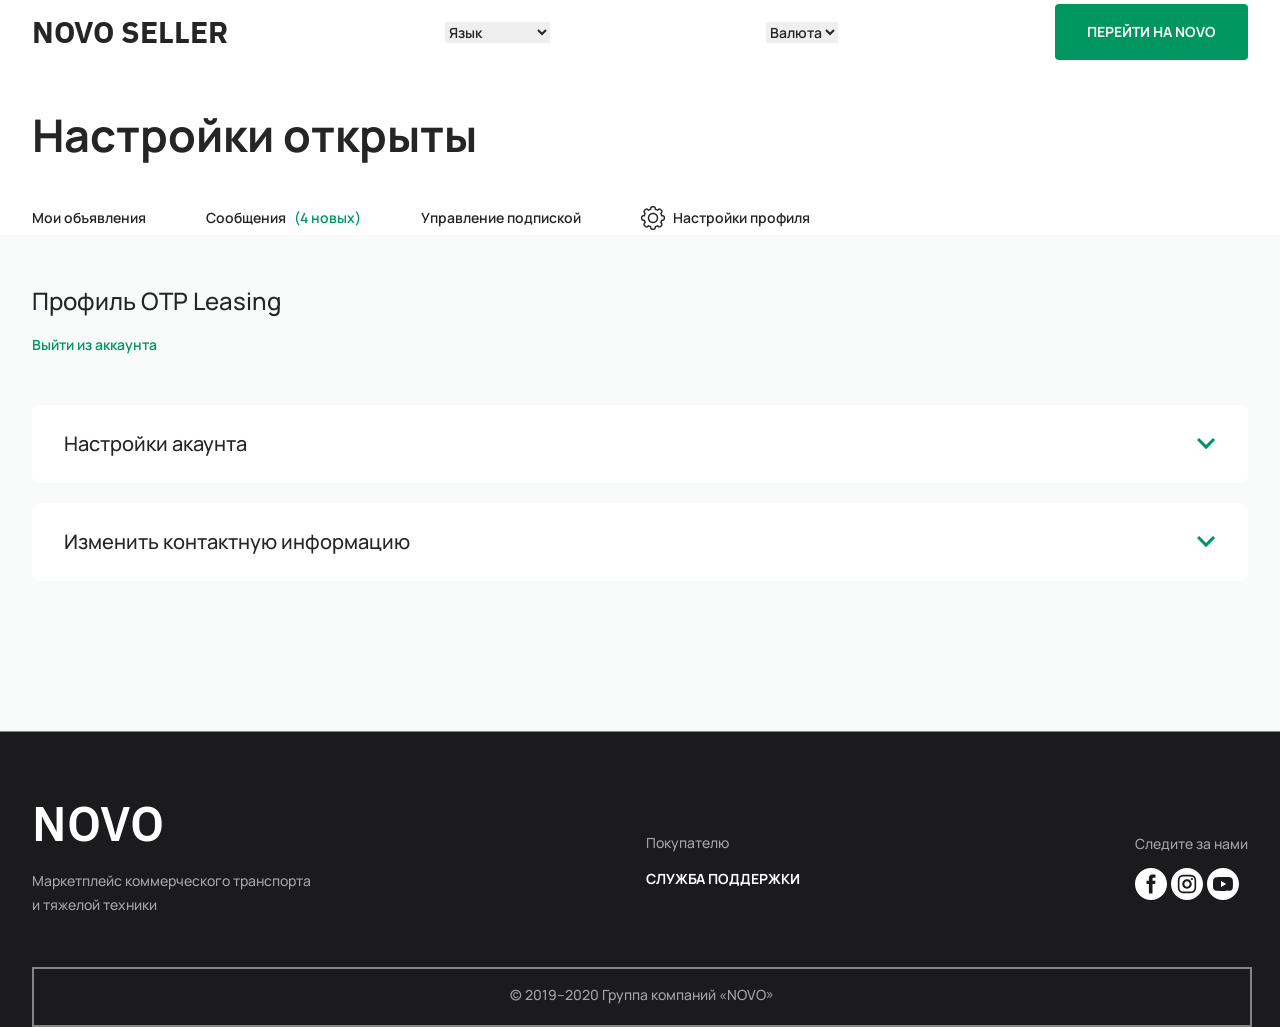
<file: settings.html>
<!DOCTYPE html>
<html lang="ru"> <head>
    <meta charset="UTF-8">
    <meta name="viewport" content="width=device-width, initial-scale=1.0">
    
    <link rel="preconnect" href="https://fonts.googleapis.com">
    <link rel="preconnect" href="https://fonts.gstatic.com" crossorigin>
    <link href="https://fonts.googleapis.com/css2?family=Commissioner:wght@100..900&family=IBM+Plex+Sans:ital,wght@0,100..700;1,100..700&family=Lato:wght@100;300;400;700;900&family=Manrope:wght@200..800&family=Montserrat:ital,wght@0,100..900;1,100..900&family=Nunito:ital,wght@0,200..1000;1,200..1000&family=Playfair+Display:ital,wght@0,400..900;1,400..900&family=Poppins:wght@800&family=Roboto:ital,wght@0,100..900;1,100..900&display=swap" rel="stylesheet">
    
    <link rel="stylesheet" href="/css/settings.css">
    <title>Settings</title>
</head>
<body>
    <div class="container">
        <header class="header">
            <h1 class="header-h2">NOVO SELLER</h1>
            
            <select id="language-select" name="Язык" class="language">
                <option value="moscow" class="language-txt">Язык</option>
                <option value="russian">Русский</option>
                <option value="english">English</option>
                <option value="ukranian">Український</option>
            </select>
            
            <select id="currency-select" name="Валюта" class="language">
                <option value="moscow" class="language-txt">Валюта</option>
                <option value="russian">RUB ₽</option>
                <option value="english">GBP £</option>
                <option value="ukranian">ISO ₴</option>
            </select>
            
            <button class="header-btn" type="button">
                <span class="header-btn-txt">Перейти на NOVO</span>
            </button>
        </header>

        <h2 class="ah-h2">Настройки открыты</h2>
        <nav class="nav">
            <div class="nav-block"><a href="/myprof.html" class="nav-txt">Мои объявления</a></div>
            <div class="nav-block"><a href="#" class="nav-txt">Сообщения</a><span class="nav-txt-2">(4 новых)</span></div>
            <div class="nav-block"><a href="/subscription.html" class="nav-txt">Управление подпиской</a></div>
            <div class="nav-block"><img src="/img/settings-1.svg" class="settings-1" alt="Иконка настроек"><a href="/settings.html" class="nav-txt">Настройки профиля</a></div>
        </nav>
    </div>

    <div class="modal-card-overlay hidden">
        <div class="modal-card">
            <img src="/img/success-1.svg" class="success-1" alt="Успешно">
            <h2 class="modal-card-h2">Подтвердите смену пароля</h2>
            <p class="modal-card-p">На ваш новый E-mail адрес была отправлена<br>
                ссылка для подтверждения смены пароля</p>
            <button class="btn-back" type="button">
                <span class="btn-back-txt">Назад к настройкам</span>
            </button>
        </div>
    </div>

    <section class="main">
        <div class="container">
            <h2 class="main-h2">Профиль OTP Leasing</h2>
            <p class="main-p" role="button" style="cursor: pointer;">Выйти из аккаунта</p>
            
            <div class="accordions">
                <div class="accordion item-1">
                    <div class="accordion-content">
                        <p class="accordion-txt">Настройки акаунта</p>
                        <img src="/img/accordion-img.svg" class="accordion-img" alt="Раскрыть">
                    </div>
                    <div class="accordion-toogle hidden">
                        <div class="accordion-content-line"></div>
                        <div class="accordion-toogle-content">
                             <h3 class="accordion-toogle-h2">Ваш E-mail адрес:</h3> <p class="accordion-toogle-p">email@gmail.com</p>
                             <div class="accordion-toogle-inputs">
                                <div class="accordion-toogle-input">
                                    <span class="accordion-toogle-input-span">Изменить E-mail адрес</span>
                                    <p class="accordion-toogle-input-h2">Введите новый E-mail адрес</p>
                                    <input type="email" class="accordion-toogle-input-class" placeholder="google@gmail.com">
                                    <div class="accordion-toogle-input-btn-all">
                                        <button class="accordion-toogle-input-btn" type="button">
                                            <span class="accordion-toogle-input-btn-txt">Сохранить</span>
                                        </button>
                                    </div>
                                </div>
                                <div class="accordion-toogle-input">
                                    <span class="accordion-toogle-input-span">Изменить пароль</span>
                                    <p class="accordion-toogle-input-h2">Введите новый пароль</p>
                                    <input type="password" class="accordion-toogle-input-class">
                                    <div class="accordion-toogle-input-btn-all">
                                        <button class="accordion-toogle-input-btn" type="button">
                                            <span class="accordion-toogle-input-btn-txt">Сохранить</span>
                                        </button>
                                        <p class="accordion-toogle-input-txt" style="cursor:pointer;">Забыли пароль?</p>
                                    </div>
                                </div>
                             </div>
                        </div>
                    </div>
                </div>

                <div class="accordion item-2">
                    <div class="accordion-content">
                        <p class="accordion-txt">Изменить контактную информацию</p>
                        <img src="/img/accordion-img.svg" class="accordion-img" alt="Раскрыть">
                    </div>
                    <div class="accordion-toogle hidden">
                        <div class="accordion-content-line"></div>
                        <div class="accordion-toogle-content">
                             <h3 class="accordion-2-toogle-h2">Тут вы можете поменять информацию про компанию</h3>
                             <div class="accordion-toogle-inputs-2">
                                <div class="accordion-toogle-input">
                                    <p class="accordion-toogle-input-h2">Название компании</p>
                                    <input type="text" class="accordion-toogle-input-class" placeholder="Тарас">
                                </div>
                                <div class="accordion-toogle-input">
                                    <p class="accordion-toogle-input-h2">Страна</p>
                                    <input type="text" class="accordion-toogle-input-class">
                                </div>
                             </div>
                             <div class="accordion-toogle-inputs-2">
                                <div class="accordion-toogle-input">
                                    <p class="accordion-toogle-input-h2">Город</p>
                                    <input type="text" class="accordion-toogle-input-class">
                                </div>
                                <div class="accordion-toogle-input">
                                    <p class="accordion-toogle-input-h2">Адрес</p>
                                    <input type="text" class="accordion-toogle-input-class">
                                </div>
                             </div>
                             <div class="accordion-toogle-inputs-2">
                                <div class="accordion-toogle-input">
                                    <p class="accordion-toogle-input-h2">Почтовый индекс</p>
                                    <input type="text" class="accordion-toogle-input-class">
                                </div>
                                <div class="accordion-toogle-input">
                                    <p class="accordion-toogle-input-h2">Мобильный телефон</p>
                                    <input type="tel" class="accordion-toogle-input-class">
                                </div>
                             </div>
                             <div class="accordion-toogle-inputs-2">
                                <div class="accordion-toogle-input">
                                    <p class="accordion-toogle-input-h2">Веб-Сайт</p>
                                    <input type="url" class="accordion-toogle-input-class">
                                </div>
                                <div class="accordion-toogle-input">
                                    <p class="accordion-toogle-input-h2">Время работы</p>
                                    <input type="time" class="accordion-toogle-input-class">
                                </div>
                             </div>
                             <div class="accordion-toogle-input-btn-all">
                                 <button class="accordion-toogle-input-btn" type="button">Сохранить изменения</button>
                             </div>
                        </div>
                    </div>
                </div>
            </div>
        </div>
    </section>

    <footer class="footer">
        <div class="footer-line"></div>
        <div class="container">
            <div class="footer-content">
                <div class="footer-content-txt">
                    <h2 class="footer-content-h2">NOVO</h2>
                    <p class="footer-content-p">Маркетплейс коммерческого транспорта<br> и тяжелой техники</p>
                </div>
                <div class="footer-content-txt">
                    <h3 class="footer-content-h2-2">Покупателю</h3>
                    <p class="footer-content-p-2">Служба поддержки</p>
                </div>
                <div class="footer-content-txt">
                    <h3 class="footer-content-h2-2">Следите за нами</h3>
                    <img src="/img/facebook-logo-button.svg" class="facebook-logo-button" alt="Facebook">
                    <img src="/img/instagram-1.svg" class="instagram-1" alt="Instagram">
                    <img src="/img/youtube.svg" class="youtube" alt="YouTube">
                </div>
            </div>
            <div class="footer-mini">
                <p class="footer-mini-h2">© 2019–2020 Группа компаний «NOVO»</p>
            </div>
        </div>
    </footer>
    <script src="/js/settings.js"></script>
</body>
</html>
</file>
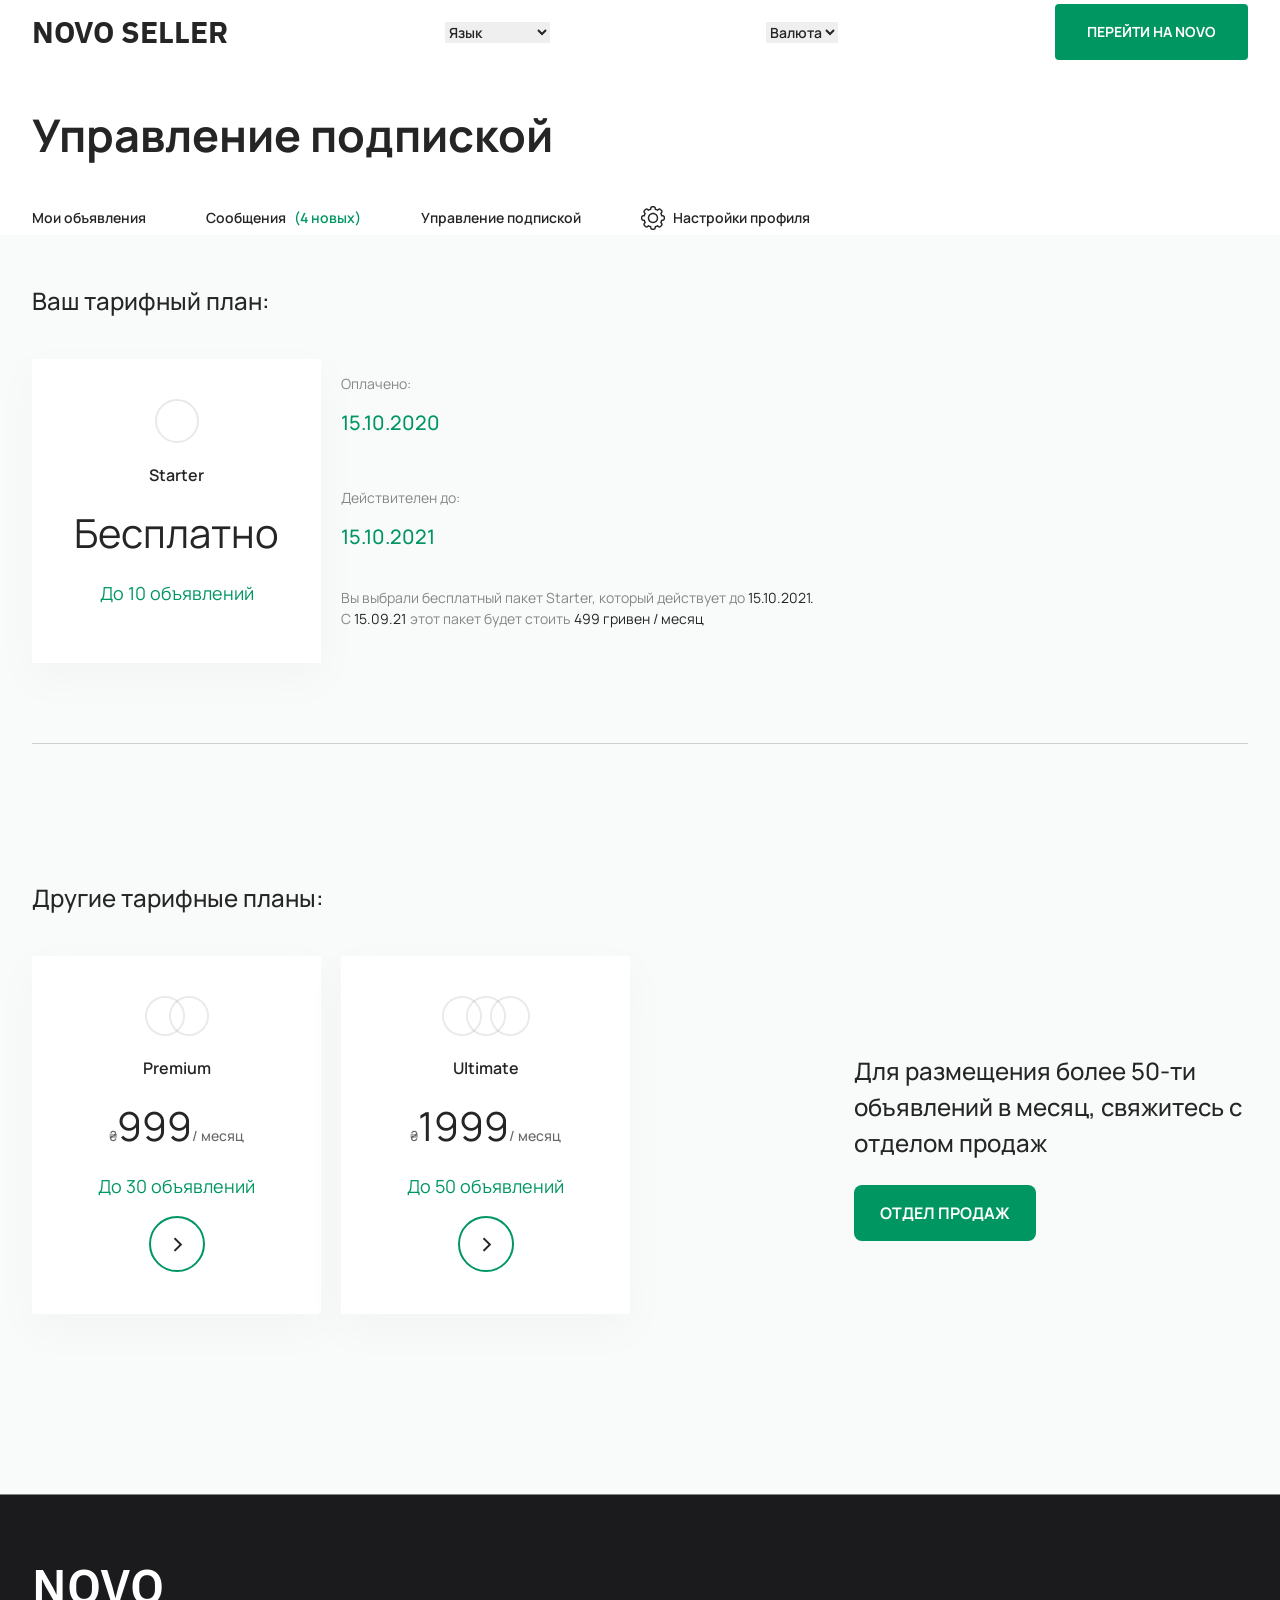
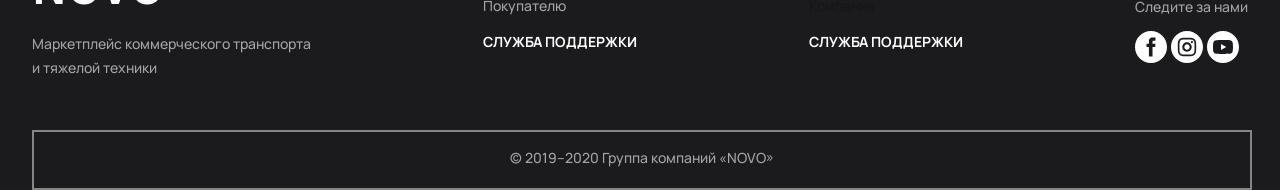
<file: subscription.html>
<!DOCTYPE html>
<html lang="ru"> <head>
    <meta charset="UTF-8">
    <meta name="viewport" content="width=device-width, initial-scale=1.0">
    
    <link rel="preconnect" href="https://fonts.googleapis.com">
    <link rel="preconnect" href="https://fonts.gstatic.com" crossorigin>
    <link href="https://fonts.googleapis.com/css2?family=Commissioner:wght@100..900&family=IBM+Plex+Sans:ital,wght@0,100..700;1,100..700&family=Lato:ital,wght@0,100..900;1,100..900&family=Manrope:wght@200..800&family=Montserrat:ital,wght@0,100..900;1,100..900&family=Nunito:ital,wght@0,200..1000;1,200..1000&family=Playfair+Display:ital,wght@0,400..900;1,400..900&family=Poppins:wght@800&family=Roboto:ital,wght@0,100..900;1,100..900&display=swap" rel="stylesheet">
    
    <link rel="stylesheet" href="/css/subsctiption.css">
    <title>Subscription</title>
</head>
<body>
    <div class="container">
        <header class="header">
            <h1 class="header-h2">NOVO SELLER</h1> <select id="language-select" name="Язык" class="language">
                <option value="moscow">Язык</option>
                <option value="russian">Русский</option>
                <option value="english">English</option>
                <option value="ukranian">Український</option>
            </select>
            
            <select id="currency-select" name="Валюта" class="language">
                <option value="moscow">Валюта</option>
                <option value="russian">RUB ₽</option>
                <option value="english">GBP £</option>
                <option value="ukranian">ISO ₴</option>
            </select>
            
            <button class="header-btn" type="button">
                <span class="header-btn-txt">Перейти на NOVO</span>
            </button>
        </header>

        <h2 class="ah-h2">Управление подпиской</h2>
        <nav class="nav">
            <div class="nav-block"><a href="/ad.html" class="nav-txt">Мои объявления</a></div>
            <div class="nav-block"><a href="#" class="nav-txt">Сообщения</a><span class="nav-txt-2">(4 новых)</span></div>
            <div class="nav-block"><a href="/subscription.html" class="nav-txt">Управление подпиской</a></div>
            <div class="nav-block">
                <img src="/img/settings-1.svg" class="settings-1" alt="Иконка настроек">
                <a href="/settings.html" class="nav-txt">Настройки профиля</a>
            </div>
        </nav>
    </div>

    <main class="main"> <div class="container">
            <h2 class="main-h2">Ваш тарифный план:</h2>
            <div class="costs-card-all">
                <div class="costs-card">
                    <div class="costs-card-content">
                        <img src="/img/circles-1.png" class="circles-1" alt="Тариф Starter">
                        <p class="costs-card-p">Starter</p>
                        <span class="costs-card-span">Бесплатно</span>
                        <h3 class="costs-card-h2">До 10 объявлений</h3>
                    </div>
                </div>
                <div class="costs-card-txts-all">
                    <div class="costs-card-txts">
                        <h3 class="costs-card-txts-h2">Оплачено:</h3>
                        <p class="costs-card-txts-p">15.10.2020</p>
                    </div>
                    <div class="costs-card-txts">
                        <h3 class="costs-card-txts-h2">Действителен до:</h3>
                        <p class="costs-card-txts-p">15.10.2021</p>
                    </div>
                    <div class="costs-card-txts">
                        <span class="costs-card-txts-span">Вы выбрали бесплатный пакет Starter, который действует до </span>
                        <span class="costs-card-txts-span-2">15.10.2021.</span><br>
                        <span class="costs-card-txts-span">С </span>
                        <span class="costs-card-txts-span-2">15.09.21</span>
                        <span class="costs-card-txts-span"> этот пакет будет стоить</span>
                        <span class="costs-card-txts-span-2"> 499 гривен / месяц</span>
                    </div>
                </div>
            </div>

            <div class="costs-card-line"></div>
            <h2 class="main-h2">Другие тарифные планы:</h2>
            
            <div class="costs-card-all-2">
                <div class="costs-cards">
                    <div class="costs-card">
                        <div class="costs-card-content">
                            <img src="/img/circles-02-2.png" alt="Тариф Premium">
                            <p class="costs-card-p">Premium</p>
                            <span class="costs-card-span-2">₴</span><span class="costs-card-span">999</span><span class="costs-card-span-2">/ месяц</span>
                            <h3 class="costs-card-h2">До 30 объявлений</h3>
                            <button class="costs-btn" type="button">
                                <span class="costs-btn-txt">&gt;</span>
                            </button>
                        </div>
                    </div>
                    <div class="costs-card">
                        <div class="costs-card-content">
                            <img src="/img/circles-03-2.png" alt="Тариф Ultimate">
                            <p class="costs-card-p">Ultimate</p>
                            <span class="costs-card-span-2">₴</span><span class="costs-card-span">1999</span><span class="costs-card-span-2">/ месяц</span>
                            <h3 class="costs-card-h2">До 50 объявлений</h3>
                            <button class="costs-btn" type="button">
                                <span class="costs-btn-txt">&gt;</span>
                            </button>
                        </div>
                    </div>
                </div>
                <div class="costs-card-info">
                    <h3 class="costs-card-info-h2">Для размещения более 50-ти объявлений в месяц, свяжитесь с отделом продаж</h3>
                    <button class="costs-card-info-btn" type="button">
                        <span class="costs-card-info-btn-txt">отдел продаж</span>
                    </button>
                </div>
            </div>
        </div>
    </main>

    <footer class="footer">
        <div class="footer-line"></div>
        <div class="container">
            <div class="footer-content">
                <div class="footer-content-txt">
                    <h2 class="footer-content-h2">NOVO</h2>
                    <p class="footer-content-p">Маркетплейс коммерческого транспорта<br> и тяжелой техники</p>
                </div>
                <div class="footer-content-txt">
                    <h3 class="footer-content-h2-2">Покупателю</h3>
                    <p class="footer-content-p-2">Служба поддержки</p>
                </div>
                <div class="footer-content-txt">
                    <h3 class="footer-content-h2-3">Компания</h3> <p class="footer-content-p-2">Служба поддержки</p>
                </div>
                <div class="footer-content-txt">
                    <h3 class="footer-content-h2-2">Следите за нами</h3>
                    <img src="/img/facebook-logo-button.svg" class="facebook-logo-button" alt="Facebook">
                    <img src="/img/instagram-1.svg" class="instagram-1" alt="Instagram">
                    <img src="/img/youtube.svg" class="youtube" alt="YouTube">
                </div>
            </div>
            <div class="footer-mini">
                <p class="footer-mini-h2">© 2019–2020 Группа компаний «NOVO»</p>
            </div>
        </div>
    </footer>
</body>
</html>
</file>
<file: css/style.css>
html {
    scroll-behavior: smooth;
}

body {
    width: 100%;
    box-sizing: border-box;
    padding: 0;
    margin: 0;
    font-family: "Manrope", sans-serif;
}

.ogranichitel {
    width: 100%;
    max-width: 1216px;
    margin: 0 auto;
}

.cherniy-verh {
    background: #141416;
}

.shapka {
    display: flex;
    justify-content: space-between;
    align-items: center;
    height: 88px;
}

.menu {
    display: flex;
    gap: 60px;
}

.link-menu {
    font-weight: 600;
    font-size: 14px;
    color: #858586;
    text-decoration: none;
}

/* ИСПРАВЛЕНО: Теперь это стили для ссылки-кнопки */
.vhod-btn {
    width: 116px;
    height: 56px;
    border-radius: 8px;
    background-color: #1B1B1E;
    border: 0;
    cursor: pointer;
    display: inline-flex; /* Центрирование содержимого */
    align-items: center;
    justify-content: center;
    color: #FFFFFF;
    text-decoration: none;
    font-weight: 700;
    text-transform: uppercase;
    box-sizing: border-box;
}

.perviy-ekran {
    background: url(../img/backround-tractor.jpg);
    width: 100%;
    background-size: cover;
    height: 850px;
}

.promo-text {
    padding-top: 157px;
}

.podpis {
    font-size: 24px;
    opacity: 0.6;
    color: #FFFFFF;
}

.zag-glavniy {
    font-size: 60px;
    font-weight: 400;
    line-height: 1.5;
    color: #FFFFFF;
}

/* ИСПРАВЛЕНО: Стили для зеленой ссылки-кнопки */
.zelenaya-knopka {
    background-color: #009661;
    border-radius: 8px;
    border: 0;
    padding: 20px 32px;
    cursor: pointer;
    display: inline-flex;
    align-items: center;
    justify-content: center;
    color: #FFFFFF;
    text-decoration: none;
    font-weight: 700;
    text-transform: uppercase;
}

.o-nas {
    background: #141416;
    padding-bottom: 50px;
}

.malenkiy-zag {
    font-size: 24px;
    text-align: center;
    color: #858586;
    padding-top: 90px;
}

.sredniy-zag {
    font-size: 40px;
    color: #FFFFFF;
    text-align: center;
    line-height: 1.5;
}

.karty-box {
    display: flex;
    gap: 20px;
    padding-top: 90px;
    padding-bottom: 180px;
}

.karta-1, .karta-2, .karta-3, .karta-4 {
    width: 289px;
    height: 410px;
    border-radius: 8px;
    transition: 0.3s;
}

.karta-1 { background: url(../img/novo-card-1.png); }
.karta-2 { background: url(../img/novo-card-2.png); }
.karta-3 { background: url(../img/novo-card-3.png); }
.karta-4 { background: url(../img/novo-card-4.png); }

.karta-1:hover, .karta-2:hover, .karta-3:hover, .karta-4:hover {
    transform: translateY(-20px);
}

.karta-txt {
    color: #FFFFFF;
    font-size: 24px;
    padding-top: 315px;
    padding-left: 32px;
}

.interesnoe {
    background: #1B1B1E;
    height: 639px;
    overflow: hidden;
}

.spisok-faktov {
    display: flex;
    justify-content: space-between;
    padding-top: 90px;
}

.fakt-item {
    font-size: 24px;
    text-align: center;
    color: #FFFFFF;
}

.kartinka-fakt {
    position: relative;
    left: -100px;
    bottom: 50px;
}

.tarifi {
    background: #141416;
    padding-bottom: 100px;
}

.setka-tarifov {
    display: flex;
    justify-content: space-between;
    margin-top: 50px;
}

.tarif-card {
    width: 289px;
    height: 368px;
    transition: 0.3s;
}

.tarif-card:hover {
    background: #1B1B1E;
}

.vnutri-card {
    text-align: center;
    padding-top: 40px;
}

.name-tarif { color: white; font-weight: 600; }
.cena { font-size: 40px; color: white; }
.valuta { color: #676769; font-size: 14px; }
.opis-tarif { color: #009661; font-size: 18px; font-weight: 400; }

.kruglaya-knopka {
    width: 56px;
    height: 56px;
    border: 2px solid #009661;
    background: none;
    border-radius: 50%;
    color: white;
    font-size: 24px;
    cursor: pointer;
    transition: 0.3s;
}

.kruglaya-knopka:hover {
    background: #009661;
}

.zvonok-block {
    background: #1B1B1E;
    display: flex;
    margin: 170px auto;
    width: 703px;
    padding: 30px;
    border-radius: 8px;
    align-items: center;
    gap: 60px;
}

.vopros { color: white; font-size: 24px; }
.otvet { color: #858586; }

.knopka-otdel {
    background: #009661;
    color: white;
    padding: 16px 26px;
    border-radius: 8px;
    border: 0;
    text-transform: uppercase;
    font-weight: 700;
    cursor: pointer;
}

.modal-fon {
    background: rgba(37, 37, 37, 0.75);
    position: fixed;
    top: 0; left: 0; right: 0; bottom: 0;
    display: flex;
    align-items: center;
    justify-content: center;
    z-index: 100;
}

.okno-modal {
    background: #1B1B1E;
    padding: 60px;
    border-radius: 8px;
    text-align: center;
    position: relative;
}

.krestik {
    position: absolute;
    top: 20px;
    right: 20px;
    cursor: pointer;
}

.zag-modal { color: white; font-size: 32px; }
.tekst-modal { color: #868686; }

.input-style {
    background: none;
    border: none;
    border-bottom: 2px solid rgba(162, 165, 166, 0.2);
    width: 100%;
    margin-top: 20px;
    padding-bottom: 10px;
    color: white;
}

/* ИСПРАВЛЕНО: Стили для кнопки отправки в модалке */
.otpravit-btn {
    background: #009661;
    border: 0;
    padding: 16px 30px;
    border-radius: 8px;
    margin-top: 40px;
    display: inline-flex;
    align-items: center;
    justify-content: center;
    color: white;
    text-decoration: none;
    font-weight: 700;
    cursor: pointer;
}

.shagi-prodazh { background: #1B1B1E; padding-bottom: 100px; }

.shag-blok-1, .shag-blok-2, .shag-blok-3 {
    display: flex;
    align-items: center;
    gap: 120px;
    margin-top: 80px;
}

.shag-blok-3 { justify-content: flex-end; }

.shag-nomer { color: #858586; font-size: 16px; }
.shag-nazv { color: white; font-size: 24px; }

.niz-knopka-box { text-align: center; margin-top: 80px; }

.podval { background: #1B1B1E; padding-top: 60px; }
.liniya { height: 1px; background: #858586; width: 100%; }
.f-kontent { display: flex; justify-content: space-between; padding: 40px 0; }
.f-logo { font-family: "IBM Plex Sans"; font-size: 48px; color: white; margin: 0; }
.f-p { color: rgba(255,255,255,0.6); font-size: 14px; }
.f-zag { color: rgba(255,255,255,0.6); font-size: 14px; }
.f-link { color: white; font-weight: 700; text-transform: uppercase; }
.soc-seti { display: flex; gap: 15px; }

.f-mini { border: 1px solid #858586; height: 50px; display: flex; align-items: center; justify-content: center; }
.copy { color: rgba(255,255,255,0.6); font-size: 14px; }

.hidden { display: none; }
</file>
<file: css/announcement.css>
:root {
    --color-green: #009661;
    --color-green-hover: #157339;
    --color-dark: #252525;
    --color-gray: #8B959E;
    --color-border: #E9E9E9;
    --bg-soft: #F9F9F9;
}


body {
    margin: 0;
    font-family: 'Manrope', sans-serif;
    color: var(--color-dark);
    background-color: #fff;
}

.container {
    max-width: 1216px;
    margin: 0 auto;
    padding: 0 15px;
}


.main-header {
    display: flex;
    justify-content: space-between;
    align-items: center;
    padding: 24px 0;
}

.main-header__logo {
    font-family: 'IBM Plex Sans', sans-serif;
    font-weight: 700;
    font-size: 30px;
}

.main-header__controls {
    display: flex;
    gap: 20px;
    align-items: center;
}

.ui-select {
    border: none;
    font-weight: 600;
    font-size: 14px;
    cursor: pointer;
}

.btn {
    padding: 16px 32px;
    border-radius: 4px;
    font-weight: 700;
    text-transform: uppercase;
    cursor: pointer;
    border: none;
    transition: 0.3s;
}

.btn--primary {
    background: var(--color-green);
    color: #fff;
}

.btn--primary:hover { background: var(--color-green-hover); }

.btn--outline {
    background: transparent;
    color: var(--color-green);
}


.main-nav {
    display: flex;
    gap: 40px;
    border-bottom: 1px solid var(--color-border);
    padding-bottom: 10px;
}

.main-nav__item {
    text-decoration: none;
    color: var(--color-dark);
    font-weight: 600;
    font-size: 14px;
    padding-bottom: 10px;
    border-bottom: 3px solid transparent;
}

.main-nav__item:hover {
    border-color: var(--color-green);
}

.main-nav__badge {
    color: var(--color-green);
}

.content-area {
    background: #F4F5F6;
    padding: 40px 0 100px;
}

.ad-card {
    background: #fff;
    border-radius: 8px;
    padding: 40px;
    margin-top: 20px;
}

.ad-card__top {
    display: flex;
    justify-content: space-between;
    align-items: center;
    background: #fff;
    padding-bottom: 20px;
    border-bottom: 1px solid var(--color-border);
    margin-bottom: 30px;
}

.ad-card__back-link {
    color: var(--color-green);
    text-decoration: none;
    font-weight: 600;
}


.form-grid {
    display: grid;
    grid-template-columns: repeat(auto-fill, minmax(400px, 1fr));
    gap: 24px;
}

.form-group__label {
    display: block;
    font-size: 14px;
    color: var(--color-gray);
    margin-bottom: 8px;
}

.form-group__input {
    width: 100%;
    padding: 14px 20px;
    border: 2px solid var(--color-border);
    border-radius: 4px;
    box-sizing: border-box;
}


.photo-uploader__grid {
    display: flex;
    gap: 12px;
    flex-wrap: wrap;
    margin-top: 20px;
}

.photo-label {
    width: 186px;
    height: 120px;
    border-radius: 4px;
    cursor: pointer;
    display: flex;
    align-items: center;
    justify-content: center;
    position: relative;
}

.photo-input {
    position: absolute;
    opacity: 0;
    width: 1px;
}

.photo-label--main {
    background: var(--color-green);
    color: #fff;
    text-align: center;
    padding: 10px;
    font-size: 14px;
}

.photo-label--slot {
    background: var(--bg-soft);
    font-size: 30px;
}


.main-footer {
    background: #1B1B1E;
    color: #fff;
    padding: 60px 0 20px;
}

.main-footer__grid {
    display: grid;
    grid-template-columns: 2fr 1fr 1fr 1fr;
    gap: 40px;
}

.main-footer__bottom {
    margin-top: 40px;
    padding: 20px;
    border: 1px solid #444;
    text-align: center;
    opacity: 0.6;
}
</file>
<file: css/fullc.css>
body {
    width: 100%;
    box-sizing: border-box;
    padding: 0;
    margin: 0;
}

.obolochka {
    width: 100%;
    max-width: 1216px;
    margin: 0 auto;
}

.shapka {
    display: flex;
    align-items: center;
    justify-content: space-between;
    padding: 10px 0;
}

.logo-text {
    font-family: "IBM Plex Sans", sans-serif;
    font-weight: 700;
    font-size: 30px;
    color: #252525;
}

.vybor-yazika {
    border: 0;
    font-family: "Manrope", sans-serif;
    font-weight: 600;
    font-size: 14px;
    color: #252525;
}

.top-knopka {
    height: 56px;
    border-radius: 4px;
    padding: 0 32px;
    background: #009661;
    cursor: pointer;
    border: 0;
}

.btn-text-white {
    color: #ffffff;
    font-family: "Manrope";
    font-weight: 700;
    text-transform: uppercase;
}

.zagolovok-1 {
    font-family: "Manrope";
    font-weight: 700;
    font-size: 45px;
    margin: 20px 0;
}

.verh-menu {
    display: flex;
    gap: 60px;
    align-items: center;
}

.punkt-menu {
    display: flex;
    align-items: center;
    gap: 8px;
    padding-bottom: 10px;
}

.link-black {
    text-decoration: none;
    color: #252525;
    font-weight: 600;
}

.uvedomlenie {
    color: #009661;
    font-weight: 600;
}

.seraya-zona {
    background: #f8f9fa;
    padding-bottom: 50px;
}

.knopki-upravleniya {
    display: flex;
    justify-content: space-between;
    padding: 29px 0;
}

.zelenaya-knopka {
    background: #6C9F831A;
    border-radius: 4px;
    padding: 10px 15px;
    border: none;
    color: #009661;
    font-weight: 600;
    cursor: pointer;
}

.krasnaya-knopka {
    background: #EB57571A;
    border-radius: 4px;
    padding: 10px 15px;
    border: none;
    color: #EB5757;
    font-weight: 600;
    cursor: pointer;
}

.kartochka-mashini {
    display: flex;
    justify-content: space-between;
    margin-top: 30px;
}

.foto-block {
    display: flex;
    flex-direction: column;
    gap: 20px;
}

.mini-foto-list {
    display: flex;
    gap: 20px;
}

.big-pic { width: 100%; border-radius: 4px; }
.pic-small { width: 100px; }

.praviy-info-block {
    background: #FFFFFF;
    padding: 24px;
    border-radius: 8px;
    width: 450px;
}

.car-nazvanie { font-size: 24px; font-family: "Manrope"; }

.razdelitel {
    background: #E8E9E8;
    height: 1px;
    margin: 20px 0;
}

.tri-kolonki {
    display: flex;
    justify-content: space-between;
}

.maly-tekst-grey { color: #8B959E; font-size: 14px; }
.bold-text { font-size: 16px; font-weight: 600; }

.tablica { display: flex; margin-top: 20px; }
.yacheyka-grey { background: rgba(139, 149, 158, 0.05); padding: 15px; border-radius: 4px; width: 280px;}
.yacheyka-white { padding: 15px; width: 280px;}

.opisanie-block { width: 690px; margin-top: 40px; }
.big-title { font-size: 24px; }
.small-title { font-size: 16px; margin-top: 20px; }
.main-text { color: #868686; line-height: 1.7; }
.knopka-more { color: #009661; cursor: pointer; }

.niz-sayta { background: #1B1B1E; color: white; padding: 40px 0; }
.footer-grid { display: flex; justify-content: space-between; }
.f-logo { font-size: 48px; color: white; }
.posledniy-block { border-top: 1px solid #858586; margin-top: 30px; padding: 20px; text-align: center; }

.okno-udaleniya {
    position: fixed;
    top: 0; left: 0; right: 0; bottom: 0;
    background: rgba(0,0,0,0.7);
    display: flex;
    align-items: center;
    justify-content: center;
}

.popup-box {
    background: white;
    padding: 50px;
    border-radius: 8px;
    text-align: center;
}

.skryto { display: none; }
</file>
<file: css/registration-user.css>
body {
    width: 100%;
    box-sizing: border-box;
    padding: 0px;
    margin: 0 auto;
}

.container {
    width: 100%;
    max-width: 1216px;
    margin: 0 auto;
}

.header {
    display: flex;
    align-items: center;
    justify-content: space-between;
    height: 80px;
}

.header-first {
    display: flex;
    align-items: center;
    gap: 24px;
}

.header-h2 {
    font-family: "IBM Plex Sans", sans-serif;
    font-weight: 700;
    font-size: 30px;
    color: #009661;
}

.language {
    border: 0;
    font-family: "Manrope", sans-serif;
    font-weight: 600;
    font-size: 14px;
    color: #252525;
    background: none;
    cursor: pointer;
}

.header-txt {
    font-family: "Manrope", sans-serif;
    font-weight: 600;
    font-size: 14px;
    color: #252525;
    text-decoration: none;
}

.header-btns {
    display: flex;
    align-items: center;
    gap: 32px;
}

.header-btn {
    font-family: "Manrope", sans-serif;
    font-weight: 600;
    font-size: 14px;
    color: #009661;
    cursor: pointer;
}

/* ИСПРАВЛЕНО: Стиль для ссылки, которая выглядит как кнопка */
.header-btn-2 {
    display: inline-flex;
    align-items: center;
    justify-content: center;
    border-radius: 4px;
    padding: 16px 32px;
    background: rgba(70, 137, 102, 0.06);
    border: 0;
    cursor: pointer;
    font-family: "Manrope", sans-serif;
    font-weight: 700;
    font-size: 14px;
    text-transform: uppercase;
    color: #009661;
    text-decoration: none;
}

.main {
    background: rgba(139, 149, 158, 0.05);
    text-align: center;
}

.full-form {
    display: flex;
    justify-content: center;
    padding-top: 90px;
}

.form {
    background: #FFFFFF;
    border-radius: 8px;
    padding: 60px 90px;
    width: 100%;
    max-width: 418px;
    box-shadow: 0px 10px 50px rgba(139, 149, 158, 0.2);
}

.form-title {
    font-family: "Manrope", sans-serif;
    font-weight: 700;
    font-size: 45px;
    color: #252525;
    margin: 0;
}

.form-title-mini {
    font-family: "Manrope", sans-serif;
    font-weight: 400;
    font-size: 16px;
    color: #8B959E;
    margin-top: 8px;
}

.form-contents {
    display: grid;
    padding-top: 48px;
    row-gap: 16px;
}

.form-content {
    text-align: left;
}

.form-content-p {
    font-family: "Manrope", sans-serif;
    font-size: 14px;
    margin-bottom: 8px;
}

.form-content-input {
    padding: 16px 20px;
    border: 2px solid #E9E9E9;
    border-radius: 2px;
    width: 100%;
    box-sizing: border-box;
    outline: none;
}

.checkbox-class {
    display: flex;
    align-items: flex-start;
    gap: 12px;
    margin-top: 20px;
    text-align: left;
}

.checkbox-txt {
    font-family: "Manrope", sans-serif;
    font-size: 14px;
    color: #8B959E;
}

.checkbox-txt-2 {
    font-family: "Manrope", sans-serif;
    font-size: 14px;
    color: #009661;
}

.form-btn {
    background: #009661;
    border-radius: 4px;
    padding: 16px 32px;
    border: 0;
    width: 100%;
    margin-top: 40px;
    cursor: pointer;
}

.form-btn-txt {
    font-family: "Manrope", sans-serif;
    font-weight: 700;
    font-size: 14px;
    text-transform: uppercase;
    color: #FFFFFF;
}

.registration-question {
    display: flex;
    justify-content: center;
    gap: 8px;
    padding: 32px 0 150px;
}

.registration-question-a {
    font-family: "Manrope", sans-serif;
    font-weight: 700;
    color: #009661;
    text-transform: uppercase;
    text-decoration: none;
}

.footer {
    background: #1B1B1E;
    padding-top: 1px;
}

.footer-line {
    background: #858586;
    height: 1px;
}

.footer-content {
    display: flex;
    justify-content: space-between;
    padding: 60px 0 36px;
}

.footer-content-h2 {
    font-family: "IBM Plex Sans", sans-serif;
    font-size: 48px;
    color: #FFFFFF;
    margin: 0;
}

.footer-content-p {
    color: rgba(255, 255, 255, 0.6);
    font-size: 14px;
}

.footer-content-p-2 {
    color: #FFFFFF;
    font-weight: 700;
    text-transform: uppercase;
    font-size: 14px;
}

.footer-mini {
    border-top: 1px solid #858586;
    padding: 20px 0;
    text-align: center;
}

.footer-mini-h2 {
    font-family: "Manrope", sans-serif;
    font-size: 14px;
    color: rgba(255, 255, 255, 0.6);
}

.profile-menu:hover .menu-content {
    display: block;
}

.menu-content {
    display: none;
    position: absolute;
    top: 100%;
    left: 50%;
    transform: translateX(-50%);
    background: #fff;
    min-width: 233px;
    box-shadow: 0px 10px 50px rgba(0,0,0,0.1);
    border-radius: 8px;
    z-index: 10;
}

.menu-content-a {
    padding: 12px;
    text-decoration: none;
    display: block;
    color: #8B959E;
    font-size: 14px;
}
</file>
<file: css/registration.css>
body{
width: 100%;
box-sizing: border-box;
padding: 0px;
margin: 0 auto;
overflow: x;
}
.container{
width: 100%;
max-width: 1216px;
margin: 0 auto;
}
.ibm-plex-sans-uniquifier {
font-family: "IBM Plex Sans", sans-serif;
font-optical-sizing: auto;
font-weight: weight;
font-style: normal;
font-variation-settings:
"wdth" 100;
}
.manrope-uniquifier{
font-family: "Manrope", sans-serif;
font-optical-sizing: auto;
font-weight: weight;
font-style: normal;
}
.header{
display: flex;
align-items: center;
justify-content: space-between;
}
.header-h2{
font-family: IBM Plex Sans;
font-weight: 700;
font-size: 30px;
line-height: 24px;
letter-spacing: 0%;
color: #252525;
}
.language{
border: 0;
font-family: Manrope;
font-weight: 600;
font-size: 14px;
line-height: 24px;
letter-spacing: 0%;
color: #252525;
}
.header-btn{
width: 203;
height: 56px;
border-radius: 4px;
padding-top: 16px;
padding-right: 32px;
padding-bottom: 16px;
padding-left: 32px;
gap: 10px;
background: #009661;
cursor: pointer;
border: 0;
}
.header-btn-txt{
font-family: Manrope;
font-weight: 700;
font-size: 14px;
line-height: 24px;
letter-spacing: 0%;
text-align: right;
text-transform: uppercase;
color: #ffffff;    
}
.registration-form{
padding-top: 90px;
}
.registration-h2{
font-family: Manrope;
font-weight: 700;
font-size: 45px;
line-height: 150%;
letter-spacing: 0%;
color: #252525;
margin: 0;
text-align: center;
}
.registration-p{
font-family: Manrope;
font-weight: 400;
font-size: 16px;
line-height: 24px;
letter-spacing: 0%;
color: #8B959E;
text-align: center;
}
.input-txt{
font-family: Manrope;
font-weight: 400;
font-size: 14px;
line-height: 24px;
letter-spacing: 0%;
color: #8B959E;
margin: 0;  
margin-bottom: 8px; 
}
.input-1{
width: 392px;
border: 2px solid #E9E9E9;
padding:16px 20px;
}
.input-1::placeholder{
font-family: Manrope;
font-weight: 500;
font-size: 14px;
line-height: 24px;
letter-spacing: 0%;
color: #252525;
}
.form{
display: flex;
gap: 20px;
justify-content: center;
align-items: end;
margin-top: 16px;
}
.form-h2{
font-family: Manrope;
font-weight: 500;
font-size: 16px;
line-height: 24px;
letter-spacing: 0%;
color: #252525;
}
.form-2{
padding-left: 163px;
}
.checkbox-txt-1{
font-family: Manrope;
font-weight: 400;
font-size: 14px;
line-height: 24px;
letter-spacing: 0%;
color: #8B959E;
}
.checkbox-txt-2{
font-family: Manrope;
font-weight: 400;
font-size: 14px;
line-height: 24px;
letter-spacing: 0%;
color: #009661;
}
.checkbox-all{
text-align: center;
padding-top: 24px;
}
.btn-form-center{
text-align: center;
margin-top: 48px;
margin-bottom: 228px;
}
.btn-form{
width: 165px;
height: 56px;
border-radius: 4px;
padding-top: 16px;
padding-right: 32px;
padding-bottom: 16px;
padding-left: 32px;
background: #009661;    
cursor: pointer;
border: 0;
}
.btn-form-txt{
font-family: Manrope;
font-weight: 700;
font-size: 14px;
line-height: 24px;
letter-spacing: 0%;
text-transform: uppercase;
color: #ffffff;
}
.footer{
background: #1B1B1E;
width: 100%;
}
.footer-line{
border-width: 1px;
width: 100%;
background: #858586;
height: 1px;
}
.footer-content{
display: flex;
justify-content: space-between;
align-items: center;
padding-top: 60px;
padding-bottom: 36px;
}
.footer-content-h2{
font-family: IBM Plex Sans;
font-weight: 600;
font-size: 48px;
line-height: 130%;
letter-spacing: 25%;
vertical-align: middle;
color: #FFFFFF;
margin: 0;
}
.footer-content-p{
font-family: Manrope;
font-weight: 500;
font-size: 14px;
line-height: 24px;
letter-spacing: 0%;
opacity: 0.6;
color: #FFFFFF;
}
.footer-content-h2-2{
font-family: Manrope;
font-weight: 500;
font-size: 14px;
line-height: 150%;
letter-spacing: 0%;
vertical-align: middle;
opacity: 0.6;
color: #FFFFFF;
}
.footer-content-p-2{
font-family: Manrope;
font-weight: 700;
font-size: 14px;
line-height: 24px;
letter-spacing: 0%;
text-transform: uppercase;
color: #FFFFFF;
}
.footer-content-h2-3{
font-family: Manrope;
font-weight: 500;
font-size: 14px;
line-height: 150%;
letter-spacing: 0%;
vertical-align: middle;
opacity: 0.6;
color: #141416;
}
.footer-mini{
border: 2px solid #858586;
width: 100%;
height: 56px;
border-width: 2px;
}
.footer-mini-h2{
font-family: Manrope;
font-weight: 500;
font-size: 14px;
line-height: 24px;
letter-spacing: 0%;
opacity: 0.6;
color: #FFFFFF;
text-align: center;
}
</file>
<file: css/settings.css>
body{
width: 100%;
box-sizing: border-box;
padding: 0px;
margin: 0 auto;
overflow: x;
}
.container{
width: 100%;
max-width: 1216px;
margin: 0 auto;
}
.ibm-plex-sans-uniquifier {
font-family: "IBM Plex Sans", sans-serif;
font-optical-sizing: auto;
font-weight: weight;
font-style: normal;
font-variation-settings:
"wdth" 100;
}
.manrope-uniquifier{
font-family: "Manrope", sans-serif;
font-optical-sizing: auto;
font-weight: weight;
font-style: normal;
}
.header{
display: flex;
align-items: center;
justify-content: space-between;
}
.header-h2{
font-family: IBM Plex Sans;
font-weight: 700;
font-size: 30px;
line-height: 24px;
letter-spacing: 0%;
color: #252525;
}
.language{
border: 0;
font-family: Manrope;
font-weight: 600;
font-size: 14px;
line-height: 24px;
letter-spacing: 0%;
color: #252525;
}
.header-btn{
width: 203;
height: 56px;
border-radius: 4px;
padding-top: 16px;
padding-right: 32px;
padding-bottom: 16px;
padding-left: 32px;
gap: 10px;
background: #009661;
cursor: pointer;
border: 0;
}
.header-btn-txt{
font-family: Manrope;
font-weight: 700;
font-size: 14px;
line-height: 24px;
letter-spacing: 0%;
text-align: right;
text-transform: uppercase;
color: #ffffff;    
}
.ah-h2{
font-family: Manrope;
font-weight: 700;
font-size: 45px;
line-height: 150%;
letter-spacing: 0%;
color: #252525;
}
.nav{
display: flex;
gap: 60px;
align-items: center;
}
.nav-block{
display: flex;
align-items: center;
gap: 8px;
font-family: Manrope;
font-weight: 600;
font-size: 14px;
line-height: 24px;
letter-spacing: 0%;
vertical-align: middle;
color: #252525;
text-decoration: none;
transition: all 0.2s ease;
padding-bottom: 5px;
}
.nav-block:hover{
border-bottom: 3px solid #009661;
}
.nav-txt{
font-family: Manrope;
font-weight: 600;
font-size: 14px;
line-height: 24px;
letter-spacing: 0%;
vertical-align: middle;
color: #252525;
text-decoration: none;
}
.nav-txt-2{
font-family: Manrope;
font-weight: 600;
font-size: 14px;
line-height: 24px;
letter-spacing: 0%;
vertical-align: middle;
color: #009661;
}
.main{
background: #8B959E0D;
}
.main-h2{
padding-top: 48px;
font-family: Manrope;
font-weight: 500;
font-size: 24px;
line-height: 150%;
letter-spacing: 0%;
color: #252525;
margin: 0;
}
.main-p{
font-family: Manrope;
font-weight: 600;
font-size: 14px;
line-height: 24px;
letter-spacing: 0%;
color: #009661;
}
.accordions{
padding-top: 34px;
padding-bottom: 150px;
display: grid;
gap: 20px;
}
.accordion{
background: #ffffff;
border-radius: 8px;
}
.accordion-content{
padding: 24px 32px;
display: flex;
justify-content: space-between;
}
.accordion-txt{
font-family: Manrope;
font-weight: 500;
font-size: 20px;
line-height: 150%;
letter-spacing: 0%;
color: #252525;
margin: 0;
}
.accordion-content-line{
width: 100%;
height: 1px;
opacity: 0.1;
background: #8B959E;
}
.hidden{
display: none;
}
.accordion-toogle-inputs{
padding-top: 26px;
display: flex;
gap: 186px;
}
.accordion-toogle-input{
display: inline-grid;
}
.accordion-toogle-h2{
font-family: Manrope;
font-weight: 500;
font-size: 16px;
line-height: 24px;
letter-spacing: 0%;
color: #858586;
}
.accordion-toogle-p{
font-family: Manrope;
font-weight: 500;
font-size: 16px;
line-height: 24px;
letter-spacing: 0%;
vertical-align: middle;
color: #009661;
}
.accordion-toogle-input-span{
font-family: Manrope;
font-weight: 500;
font-size: 16px;
line-height: 24px;
letter-spacing: 0%;
color: #252525;
}
.accordion-toogle-input-h2{
font-family: Manrope;
font-weight: 400;
font-size: 14px;
line-height: 24px;
letter-spacing: 0%;
color: #8B959E;
}
.accordion-toogle-input-btn{
border-radius: 4px;
padding-top: 16px;
padding-right: 32px;
padding-bottom: 16px;
padding-left: 32px;
background-color: #009661;
border: 0;
cursor: pointer;
}
.accordion-toogle-input-btn-txt{
font-family: Manrope;
font-weight: 700;
font-size: 14px;
line-height: 24px;
letter-spacing: 0%;
text-transform: uppercase;
color: #FFFFFF;
}
.accordion-toogle-content{
padding-top: 24px;
padding-bottom: 32px;
padding-left: 32px;
}
.accordion-toogle-input-class{
width: 360px;
border: 2px solid #E9E9E9;
padding: 16px 20px;
outline: none;
}
.accordion-toogle-input-txt{
font-family: Manrope;
font-weight: 600;
font-size: 14px;
line-height: 24px;
letter-spacing: 0%;
color: #009661;
margin: 0;
}
.accordion-toogle-input-btn-all{
display: flex;
align-items: center;
gap: 32px;
margin-top: 24px;
}
.accordion-toogle-input-class::placeholder{
font-family: Manrope;
font-weight: 500;
font-size: 14px;
line-height: 24px;
letter-spacing: 0%;
color: #252525;
}
.accordion-toogle-inputs-2{
display: flex;
gap: 20px;
padding-top: 6px;
}
.accordion-2-toogle-h2{
font-family: Manrope;
font-weight: 400;
font-size: 14px;
line-height: 150%;
letter-spacing: 0%;
color: #252525;
}
.footer{
background: #1B1B1E;
width: 100%;
}
.footer-line{
border-width: 1px;
width: 100%;
background: #858586;
height: 1px;
}
.footer-content{
display: flex;
justify-content: space-between;
align-items: center;
padding-top: 60px;
padding-bottom: 36px;
}
.footer-content-h2{
font-family: IBM Plex Sans;
font-weight: 600;
font-size: 48px;
line-height: 130%;
letter-spacing: 25%;
vertical-align: middle;
color: #FFFFFF;
margin: 0;
}
.footer-content-p{
font-family: Manrope;
font-weight: 500;
font-size: 14px;
line-height: 24px;
letter-spacing: 0%;
opacity: 0.6;
color: #FFFFFF;
}
.footer-content-h2-2{
font-family: Manrope;
font-weight: 500;
font-size: 14px;
line-height: 150%;
letter-spacing: 0%;
vertical-align: middle;
opacity: 0.6;
color: #FFFFFF;
}
.footer-content-p-2{
font-family: Manrope;
font-weight: 700;
font-size: 14px;
line-height: 24px;
letter-spacing: 0%;
text-transform: uppercase;
color: #FFFFFF;
}
.footer-content-h2-3{
font-family: Manrope;
font-weight: 500;
font-size: 14px;
line-height: 150%;
letter-spacing: 0%;
vertical-align: middle;
opacity: 0.6;
color: #141416;
}
.footer-mini{
border: 2px solid #858586;
width: 100%;
height: 56px;
border-width: 2px;
}
.footer-mini-h2{
font-family: Manrope;
font-weight: 500;
font-size: 14px;
line-height: 24px;
letter-spacing: 0%;
opacity: 0.6;
color: #FFFFFF;
text-align: center;
}
.editor-wrapper {
width: 100%;
max-width: 800px;
background: white;
border: 2px solid #E8E9E8;
overflow: hidden;
}
.toolbar {
padding: 10px 15px;
display: flex;
gap: 20px;
align-items: center;
background: #F9F9F9;
}
.toolbar button {
background: none;
border: none;
cursor: pointer;
font-family: "Times New Roman", serif;
font-size: 18px;
color: #444;
padding: 4px 8px;
border-radius: 3px;
transition: background 0.2s;
}
.toolbar button:hover { background: #efefef; }
.toolbar button:active { background: #e0e0e0; }
.btn-bold { font-weight: bold; }
.btn-italic { font-style: italic; }
.btn-underline { text-decoration: underline; }
.btn-h1 { font-weight: bold; font-family: sans-serif; font-size: 16px; }
.editor-field {
min-height: 180px;
padding: 20px;
outline: none;
font-size: 16px;
color: #333;
line-height: 1.6;
}
.editor-field:empty:before {
content: "Описание...";
font-family: Manrope;
font-weight: 400;
font-size: 14px;
line-height: 24px;
letter-spacing: 0%;
color: #8B959E;
}
.save-btn {
margin-top: 32px;
background-color: #009661;
color: #FFFFFF;
border: none;
padding: 16px 32px;
border-radius: 4px;
cursor: pointer;
font-family: Manrope;
font-weight: 700;
font-size: 14px;
line-height: 24px;
letter-spacing: 0%;
text-transform: uppercase;
}
.save-btn:hover { background-color: #157339; }
.modal-card {
position: absolute;
background: white;
max-width: 750px;
padding: 170px 291px;
border-radius: 8px;
box-shadow: 0 10px 30px rgba(0,0,0,0.1);
border: 1px solid #e1e8ed;
text-align: center;
}
.modal-card-h2{
font-family: Manrope;
font-weight: 400;
font-size: 45px;
line-height: 140%;
letter-spacing: 0%;
text-align: center;
color: #252525;    
}
.modal-card-overlay {
background: rgba(37, 37, 37, 0.75);
position: fixed;
top: 0;
left: 0;
right: 0;
bottom: 0;
align-items: center;
justify-content: center;
display: flex;
}
.modal-card-overlay-2{
background: rgba(37, 37, 37, 0.75);
position: fixed;
top: 0;
left: 0;
right: 0;
bottom: 0;
align-items: center;
justify-content: center;
display: flex;
}
.hidden{
display: none;
}
.modal-card-p{
font-family: Manrope;
font-weight: 400;
font-size: 16px;
line-height: 150%;
letter-spacing: 0%;
text-align: center;
color: #868686;    
}
.btn-back {
background-color: #28a745;
color: white;
border: none;
padding: 12px 25px;
font-size: 14px;
font-weight: 600;
text-transform: uppercase;
border-radius: 4px;
cursor: pointer;
transition: background 0.3s ease;
}
.btn-back:hover {
background-color: #218838;
}
</file>
<file: css/subsctiption.css>
body{
width: 100%;
box-sizing: border-box;
padding: 0px;
margin: 0 auto;
overflow: x;
}
.container{
width: 100%;
max-width: 1216px;
margin: 0 auto;
}
.ibm-plex-sans-uniquifier {
font-family: "IBM Plex Sans", sans-serif;
font-optical-sizing: auto;
font-weight: weight;
font-style: normal;
font-variation-settings:
"wdth" 100;
}
.manrope-uniquifier{
font-family: "Manrope", sans-serif;
font-optical-sizing: auto;
font-weight: weight;
font-style: normal;
}
.header{
display: flex;
align-items: center;
justify-content: space-between;
}
.header-h2{
font-family: IBM Plex Sans;
font-weight: 700;
font-size: 30px;
line-height: 24px;
letter-spacing: 0%;
color: #252525;
}
.language{
border: 0;
font-family: Manrope;
font-weight: 600;
font-size: 14px;
line-height: 24px;
letter-spacing: 0%;
color: #252525;
}
.header-btn{
width: 203;
height: 56px;
border-radius: 4px;
padding-top: 16px;
padding-right: 32px;
padding-bottom: 16px;
padding-left: 32px;
gap: 10px;
background: #009661;
cursor: pointer;
border: 0;
}
.header-btn-txt{
font-family: Manrope;
font-weight: 700;
font-size: 14px;
line-height: 24px;
letter-spacing: 0%;
text-align: right;
text-transform: uppercase;
color: #ffffff;    
}
.ah-h2{
font-family: Manrope;
font-weight: 700;
font-size: 45px;
line-height: 150%;
letter-spacing: 0%;
color: #252525;
}
.nav{
display: flex;
gap: 60px;
align-items: center;
}
.nav-block{
display: flex;
align-items: center;
gap: 8px;
font-family: Manrope;
font-weight: 600;
font-size: 14px;
line-height: 24px;
letter-spacing: 0%;
vertical-align: middle;
color: #252525;
text-decoration: none;
transition: all 0.2s ease;
padding-bottom: 5px;
}
.nav-block:hover{
border-bottom: 3px solid #009661;
}
.nav-txt{
font-family: Manrope;
font-weight: 600;
font-size: 14px;
line-height: 24px;
letter-spacing: 0%;
vertical-align: middle;
color: #252525;
text-decoration: none;
}
.nav-txt-2{
font-family: Manrope;
font-weight: 600;
font-size: 14px;
line-height: 24px;
letter-spacing: 0%;
vertical-align: middle;
color: #009661;
}
.main{
background: #8B959E0D;
}
.main-h2{
font-family: Manrope;
font-weight: 500;
font-size: 24px;
line-height: 150%;
letter-spacing: 0%;
color: #252525;
margin: 0;
padding-top: 48px;
padding-bottom: 40px;
}
.costs-card{
width: 289px;
box-shadow: 0px 15px 35px 0px #8B959E0D;
text-align:center ;
background: #FFFFFF;
}
.circles-1{
width: 40px;
height: 40px;
opacity: 0.2;
border-width: 2px;
border: 2px solid #8B959E;
border-radius: 9999px;
}
.costs-card-content{
text-align: center;
padding-top: 40px;
padding-bottom: 40px;
}
.costs-card-p{
font-family: Manrope;
font-weight: 600;
font-size: 16px;
line-height: 24px;
letter-spacing: 0%;
text-align: center;
vertical-align: middle;
color: #252525;      
}
.costs-card-span{
font-family: Manrope;
font-weight: 400;
font-size: 40px;
line-height: 150%;
letter-spacing: 0%;
color: #252525;      
}
.costs-card-span-2{
font-family: Manrope;
font-weight: 500;
font-size: 14px;
line-height: 24px;
letter-spacing: 0%;
text-align: center;
color: #676769;       
}
.costs-card-h2{
font-family: Manrope;
font-weight: 400;
font-size: 18px;
line-height: 24px;
letter-spacing: 0%;
text-align: center;
color: #009661;       
}
.costs-btn{
width: 56px;
height: 56px;
border-width: 2px;
border-radius: 999px;
padding-top: 20px;
padding-right: 24px;
padding-bottom: 20px;
padding-left: 24px;
border: 2px solid #009661;
background: none;
cursor: pointer;
text-align: center;
}
.costs-btn-txt{
font-family: Manrope;
font-weight: 400;
font-size: 30px;
color: #252525;
position: relative;
left: -7px;
bottom: 16px;
}
.costs-card-txts-h2{
font-family: Manrope;
font-weight: 400;
font-size: 14px;
line-height: 150%;
letter-spacing: 0%;
color: #868686;
}
.costs-card-txts-p{
font-family: Manrope;
font-weight: 500;
font-size: 20px;
line-height: 150%;
letter-spacing: 0%;
color: #009661;
margin: 0;
}
.costs-card-all{
display: flex;
gap: 20px;
}
.costs-card-txts-all{
display: grid;
}
.costs-card-txts-span{
font-family: Manrope;
font-weight: 400;
font-size: 14px;
line-height: 150%;
letter-spacing: 0%;
color: #868686;
}
.costs-card-txts-span-2{
font-family: Manrope;
font-weight: 400;
font-size: 14px;
line-height: 150%;
letter-spacing: 0%;
color: #252525;
}
.costs-card-line{
width: 100%;
height: 1px;
opacity: 0.4;
background: #8B959E;
margin-top: 80px;
margin-bottom: 88px;
}
.costs-card-all-2{
display: flex;
align-items: center;
justify-content: space-between;
padding-bottom: 180px;
}
.costs-cards{
display: flex;
gap: 20px;
}
.costs-card-info-h2{
width: 394px;
font-family: Manrope;
font-weight: 500;
font-size: 24px;
line-height: 150%;
letter-spacing: 0%;
color: #252525;
}
.costs-card-info-btn{
border-radius: 8px;
padding-top: 16px;
padding-right: 26px;
padding-bottom: 16px;
padding-left: 26px;
background-color: #009661;
cursor: pointer;
border: 0;
}
.costs-card-info-btn-txt{
font-family: Manrope;
font-weight: 700;
font-size: 16px;
line-height: 24px;
letter-spacing: 0%;
text-transform: uppercase;
color: #FFFFFF;
}
.footer{
background: #1B1B1E;
width: 100%;
}
.footer-line{
border-width: 1px ;
width: 100%;
background: #858586;
height: 1px;
}
.footer-content{
display: flex;
justify-content: space-between;
align-items: center;
padding-top: 60px;
padding-bottom: 36px;
}
.footer-content-h2{
font-family: IBM Plex Sans;
font-weight: 600;
font-size: 48px;
line-height: 130%;
letter-spacing: 25%;
vertical-align: middle;
color: #FFFFFF;
margin: 0;
}
.footer-content-p{
font-family: Manrope;
font-weight: 500;
font-size: 14px;
line-height: 24px;
letter-spacing: 0%;
opacity: 0.6;
color: #FFFFFF;
}
.footer-content-h2-2{
font-family: Manrope;
font-weight: 500;
font-size: 14px;
line-height: 150%;
letter-spacing: 0%;
vertical-align: middle;
opacity: 0.6;
color: #FFFFFF;
}
.footer-content-p-2{
font-family: Manrope;
font-weight: 700;
font-size: 14px;
line-height: 24px;
letter-spacing: 0%;
text-transform: uppercase;
color: #FFFFFF;
}
.footer-content-h2-3{
font-family: Manrope;
font-weight: 500;
font-size: 14px;
line-height: 150%;
letter-spacing: 0%;
vertical-align: middle;
opacity: 0.6;
color: #141416;
}
.footer-mini{
border: 2px solid #858586;
width: 100%;
height: 56px;
border-width: 2px;
}
.footer-mini-h2{
font-family: Manrope;
font-weight: 500;
font-size: 14px;
line-height: 24px;
letter-spacing: 0%;
opacity: 0.6;
color: #FFFFFF;
text-align: center;
}
.footer{
background: #1B1B1E;
width: 100%;
}
.footer-line{
border-width: 1px ;
width: 100%;
background: #858586;
height: 1px;
}
.footer-content{
display: flex;
justify-content: space-between;
align-items: center;
padding-top: 60px;
padding-bottom: 36px;
}
.footer-content-h2{
font-family: IBM Plex Sans;
font-weight: 600;
font-size: 48px;
line-height: 130%;
letter-spacing: 25%;
vertical-align: middle;
color: #FFFFFF;
margin: 0;
}
.footer-content-p{
font-family: Manrope;
font-weight: 500;
font-size: 14px;
line-height: 24px;
letter-spacing: 0%;
opacity: 0.6;
color: #FFFFFF;
}
.footer-content-h2-2{
font-family: Manrope;
font-weight: 500;
font-size: 14px;
line-height: 150%;
letter-spacing: 0%;
vertical-align: middle;
opacity: 0.6;
color: #FFFFFF;
}
.footer-content-p-2{
font-family: Manrope;
font-weight: 700;
font-size: 14px;
line-height: 24px;
letter-spacing: 0%;
text-transform: uppercase;
color: #FFFFFF;
}
.footer-content-h2-3{
font-family: Manrope;
font-weight: 500;
font-size: 14px;
line-height: 150%;
letter-spacing: 0%;
vertical-align: middle;
opacity: 0.6;
color: #141416;
}
.footer-mini{
border: 2px solid #858586;
width: 100%;
height: 56px;
border-width: 2px;
}
.footer-mini-h2{
font-family: Manrope;
font-weight: 500;
font-size: 14px;
line-height: 24px;
letter-spacing: 0%;
opacity: 0.6;
color: #FFFFFF;
text-align: center;
}
</file>
